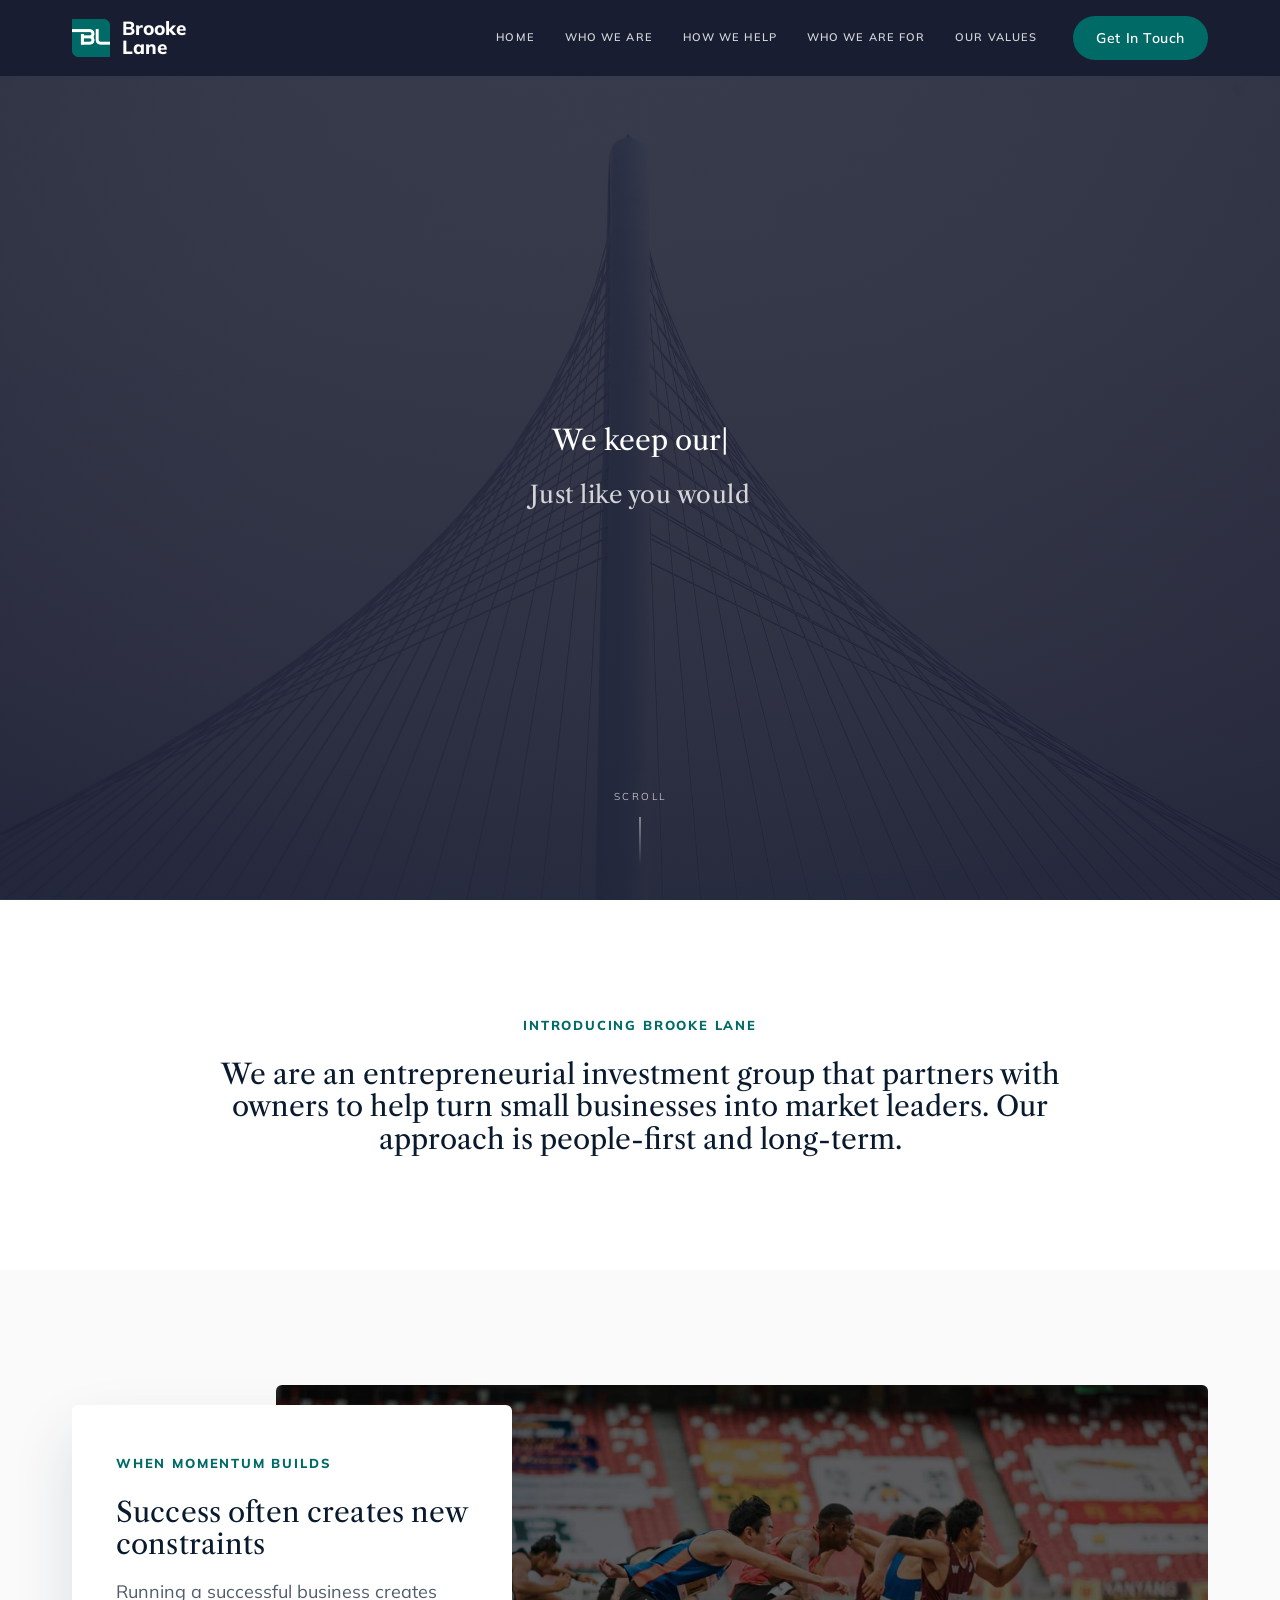
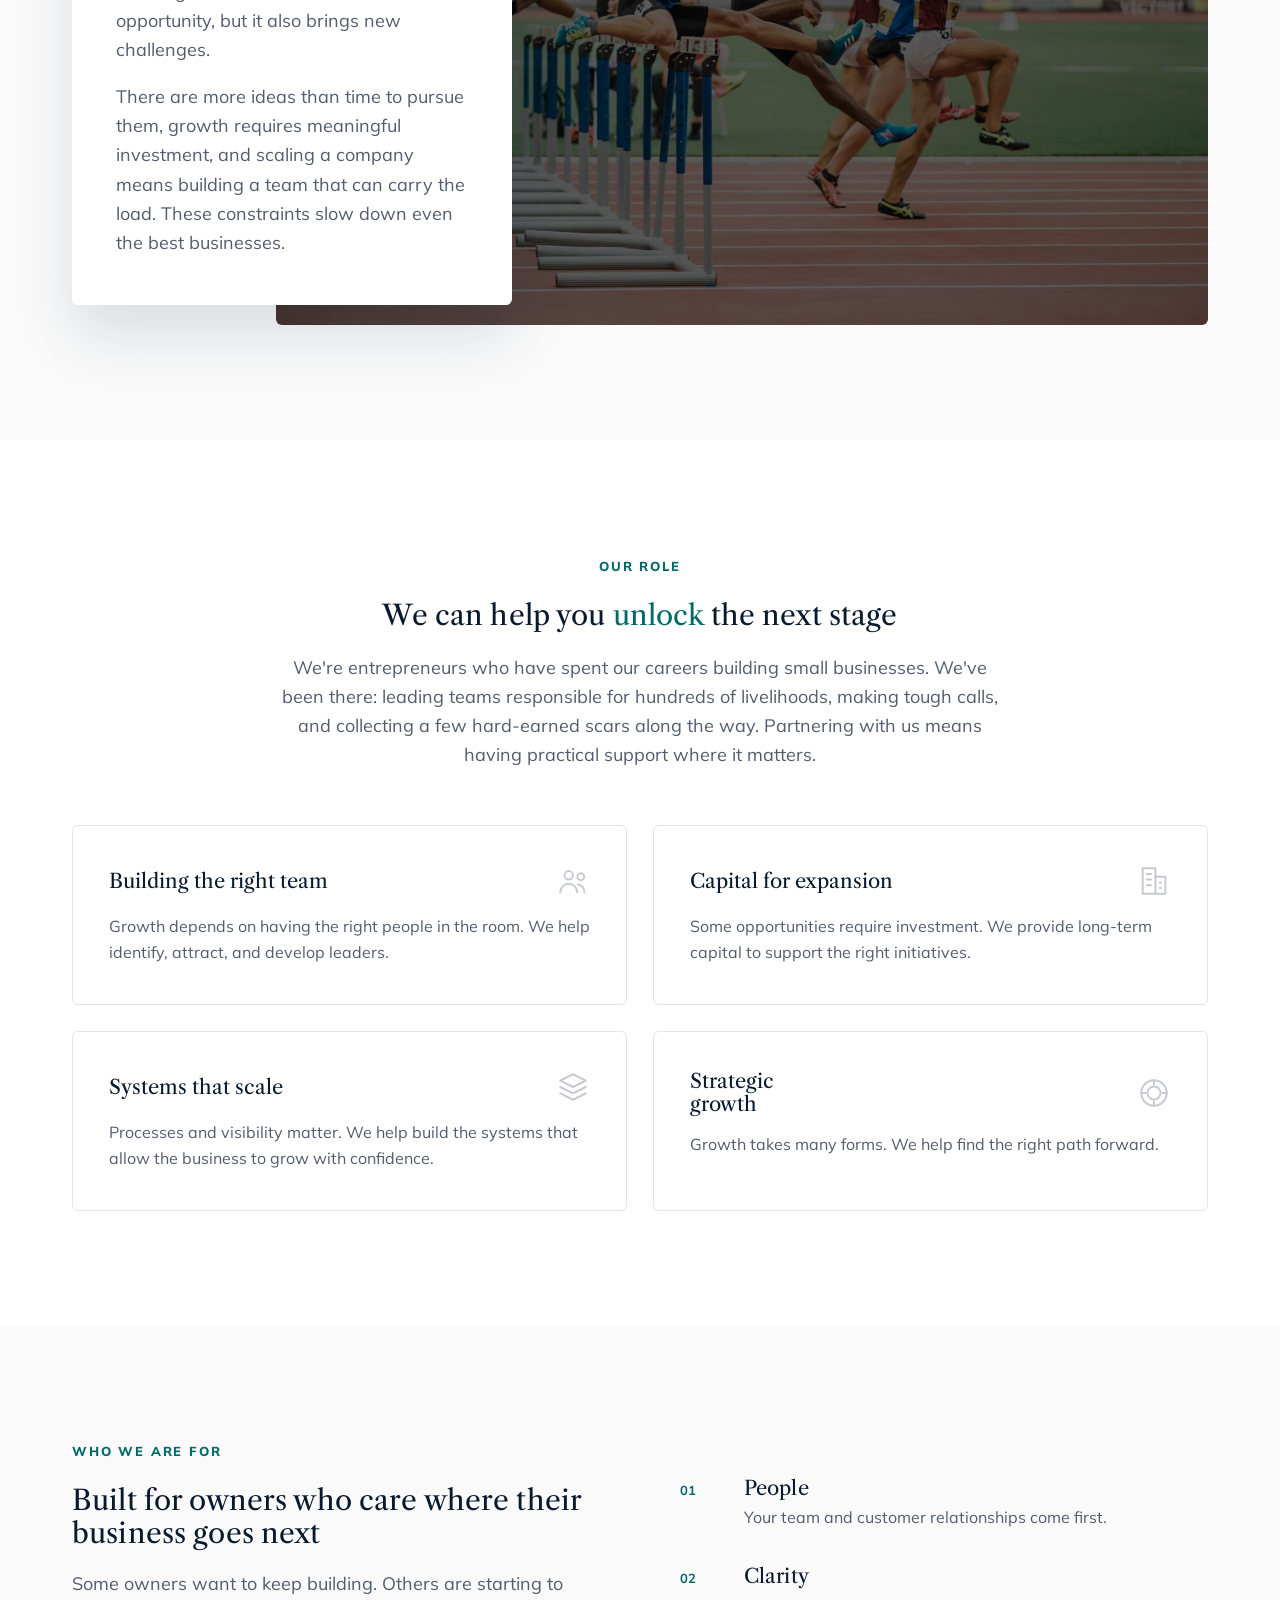
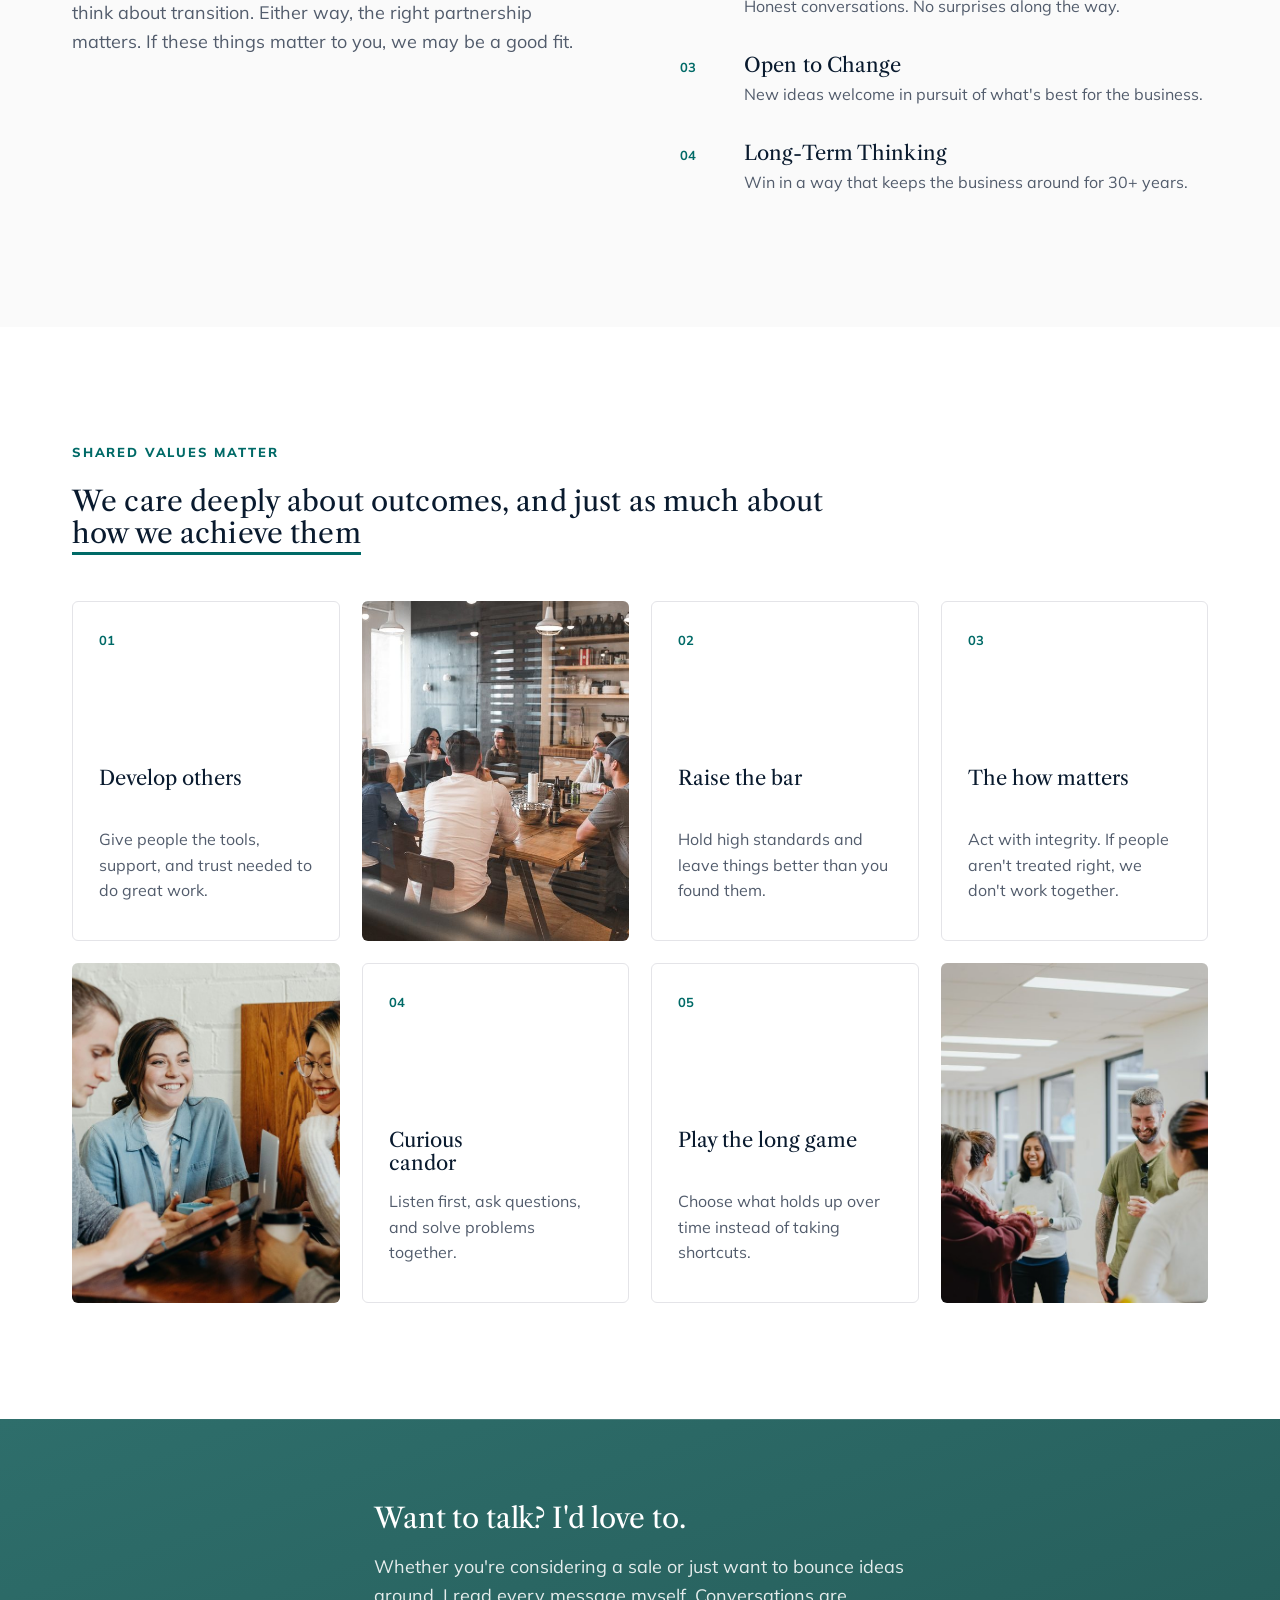
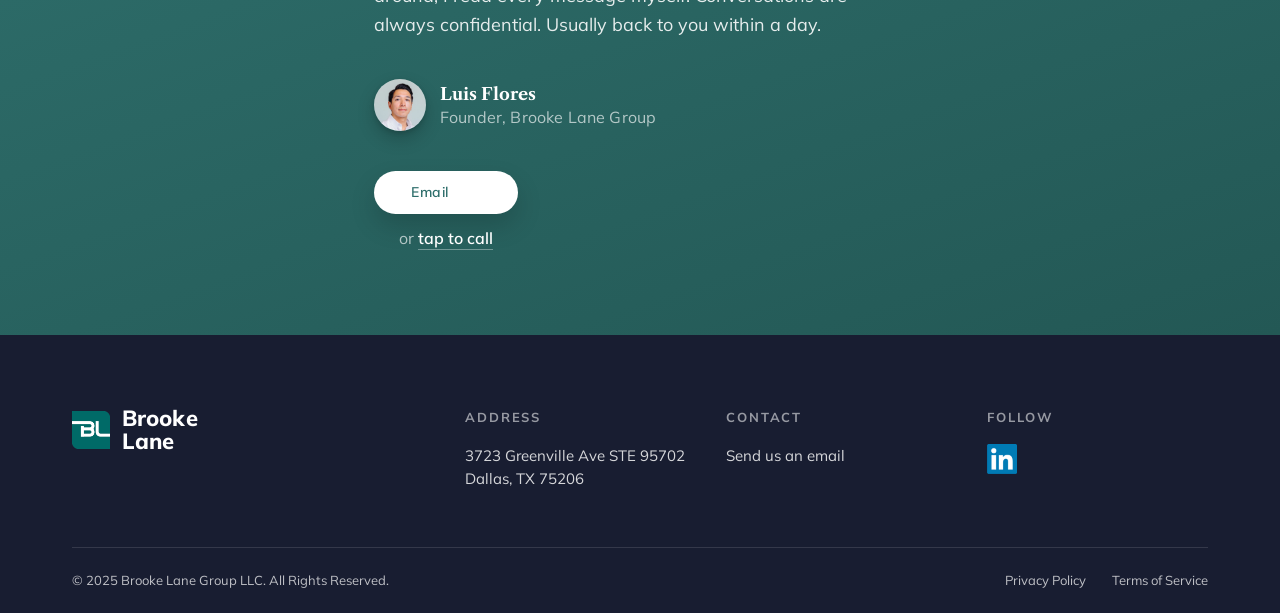
<file: index.html>
<!DOCTYPE html>
<html lang="en">
<head>
<meta charset="UTF-8">
<meta name="viewport" content="width=device-width, initial-scale=1">
<title>Home | Brooke Lane Group</title>
<meta name="description" content="Brooke Lane Group is an entrepreneurial investment group that partners with owners to help turn small businesses into market leaders. People-first and long-term.">
<link rel="canonical" href="https://www.brookelanegroup.com/">
<meta name="theme-color" content="#181D31">

<!-- Open Graph / social -->
<meta property="og:type" content="website">
<meta property="og:site_name" content="Brooke Lane Group">
<meta property="og:title" content="Brooke Lane Group">
<meta property="og:description" content="An entrepreneurial investment group that partners with owners to help turn small businesses into market leaders.">
<meta property="og:url" content="https://www.brookelanegroup.com/">
<meta property="og:image" content="https://www.brookelanegroup.com/assets/img/og-image.jpg">
<meta property="og:image:width" content="1200">
<meta property="og:image:height" content="630">
<meta property="og:image:alt" content="Brooke Lane Group — People-first. Long-term.">
<meta name="twitter:card" content="summary_large_image">
<meta name="twitter:image" content="https://www.brookelanegroup.com/assets/img/og-image.jpg">
<meta name="twitter:image:alt" content="Brooke Lane Group — People-first. Long-term.">

<!-- Icons -->
<link rel="icon" type="image/png" sizes="32x32" href="/assets/img/favicon-32.png">
<link rel="apple-touch-icon" href="/assets/img/apple-touch-icon.png">

<!-- Fonts -->
<link rel="preconnect" href="https://fonts.googleapis.com">
<link rel="preconnect" href="https://fonts.gstatic.com" crossorigin>
<link href="https://fonts.googleapis.com/css2?family=Libre+Caslon+Text:ital,wght@0,400;0,700;1,400&family=Mulish:wght@400;500;600;700;800&display=swap" rel="stylesheet">

<link rel="stylesheet" href="/assets/css/styles.css">

<!-- Structured data -->
<script type="application/ld+json">
{
  "@context": "https://schema.org",
  "@type": "Organization",
  "name": "Brooke Lane Group LLC",
  "url": "https://www.brookelanegroup.com/",
  "logo": "https://www.brookelanegroup.com/assets/img/icon-192.png",
  "description": "An entrepreneurial investment group that partners with owners to help turn small businesses into market leaders.",
  "address": {
    "@type": "PostalAddress",
    "streetAddress": "3723 Greenville Ave STE 95702",
    "addressLocality": "Dallas",
    "addressRegion": "TX",
    "postalCode": "75206",
    "addressCountry": "US"
  }
}
</script>
</head>
<body id="top" class="is-loading">

<!-- ===================== Page Loader ===================== -->
<noscript><style>.loader{display:none!important}body.is-loading{overflow:visible!important}</style></noscript>
<div class="loader" id="loader" role="status" aria-label="Loading">
  <img class="loader__mark" src="/assets/img/bl-monogram-mark.png" alt="Brooke Lane">
</div>

<!-- ===================== Navigation ===================== -->
<header class="nav">
  <div class="nav__inner">
    <a class="brand" href="/" aria-label="Brooke Lane Group home">
      <img class="brand__mark" src="/assets/img/bl-monogram.png" alt="Brooke Lane Group">
      <span class="brand__name">Brooke<br>Lane</span>
    </a>
    <button class="nav__toggle" aria-label="Menu" aria-expanded="false" aria-controls="primary-menu">
      <span></span><span></span><span></span>
    </button>
    <nav class="nav__menu" id="primary-menu">
      <a class="nav__link" href="/">Home</a>
      <a class="nav__link" href="#who-we-are">Who We Are</a>
      <a class="nav__link" href="#how-we-help">How We Help</a>
      <a class="nav__link" href="#who-we-are-for">Who We Are For</a>
      <a class="nav__link" href="#our-values">Our Values</a>
      <a class="btn btn--teal nav__cta" href="/contact/">Get In Touch</a>
    </nav>
  </div>
</header>

<main>

<!-- ===================== Hero ===================== -->
<section class="hero">
  <div class="hero__inner">
    <h1 class="hero__line">We <span id="typed"></span><span class="caret" id="caret">|</span></h1>
    <p class="hero__sub">Just like you would</p>
  </div>
  <a class="hero__scroll" href="#who-we-are" aria-label="Scroll to content">
    <span>Scroll</span>
    <span class="hero__scroll-line" aria-hidden="true"></span>
  </a>
</section>

<!-- ===================== Intro ===================== -->
<section class="section intro" id="who-we-are">
  <div class="container">
    <div class="intro__inner reveal">
      <p class="eyebrow">Introducing Brooke Lane</p>
      <p class="intro__statement">We are an entrepreneurial investment group that partners with owners to help turn small businesses into market leaders. Our approach is people-first and long-term.</p>
    </div>
  </div>
</section>

<!-- ===================== When Momentum Builds ===================== -->
<section class="section section--tint">
  <div class="container">
    <div class="momentum__layout reveal">
      <div class="momentum__image">
        <img src="/assets/img/momentum-runners.jpg" alt="Athletes clearing hurdles in a track race" loading="lazy">
      </div>
      <div class="momentum__card">
        <div class="momentum__head">
          <p class="eyebrow">When Momentum Builds</p>
          <h2 class="heading">Success often creates new constraints</h2>
          <p class="lead momentum__dek">Running a successful business creates opportunity, but it also brings new challenges.</p>
        </div>
        <div class="momentum__body">
          <p>There are more ideas than time to pursue them, growth requires meaningful investment, and scaling a company means building a team that can carry the load. These constraints slow down even the best businesses.</p>
        </div>
      </div>
    </div>
  </div>
</section>

<!-- ===================== Our Role ===================== -->
<section class="section" id="how-we-help">
  <div class="container">
    <div class="role__head reveal">
      <p class="eyebrow">Our Role</p>
      <h2 class="heading">We can help you <span class="text-teal">unlock</span> the next stage</h2>
      <p class="lead">We're entrepreneurs who have spent our careers building small businesses. We've been there: leading teams responsible for hundreds of livelihoods, making tough calls, and collecting a few hard-earned scars along the way. Partnering with us means having practical support where it matters.</p>
    </div>
    <div class="cards-grid reveal">
      <article class="role-card">
        <div class="role-card__top">
          <h3>Building the right team</h3>
          <svg class="role-card__icon" width="34" height="34" viewBox="0 0 24 24" fill="none" stroke="currentColor" stroke-width="1.4" stroke-linecap="round" stroke-linejoin="round" aria-hidden="true">
            <circle cx="9" cy="8" r="3"/><path d="M3 20c0-3.3 2.7-6 6-6s6 2.7 6 6"/>
            <circle cx="17.5" cy="9" r="2.4"/><path d="M15.5 14.4c2.6.4 4.5 2.6 4.5 5.6"/>
          </svg>
        </div>
        <p>Growth depends on having the right people in the room. We help identify, attract, and develop leaders.</p>
      </article>
      <article class="role-card">
        <div class="role-card__top">
          <h3>Capital for expansion</h3>
          <svg class="role-card__icon" width="34" height="34" viewBox="0 0 24 24" fill="none" stroke="currentColor" stroke-width="1.4" stroke-linecap="round" stroke-linejoin="round" aria-hidden="true">
            <rect x="4" y="3" width="9" height="18"/><path d="M13 9h7v12h-7"/>
            <path d="M7 7h3M7 11h3M7 15h3M16 13h1M16 17h1"/>
          </svg>
        </div>
        <p>Some opportunities require investment. We provide long-term capital to support the right initiatives.</p>
      </article>
      <article class="role-card">
        <div class="role-card__top">
          <h3>Systems that scale</h3>
          <svg class="role-card__icon" width="34" height="34" viewBox="0 0 24 24" fill="none" stroke="currentColor" stroke-width="1.4" stroke-linecap="round" stroke-linejoin="round" aria-hidden="true">
            <path d="M12 3 3 7.5 12 12l9-4.5L12 3Z"/><path d="M3 12l9 4.5L21 12"/><path d="M3 16.5 12 21l9-4.5"/>
          </svg>
        </div>
        <p>Processes and visibility matter. We help build the systems that allow the business to grow with confidence.</p>
      </article>
      <article class="role-card">
        <div class="role-card__top">
          <h3>Strategic<br>growth</h3>
          <svg class="role-card__icon" width="34" height="34" viewBox="0 0 24 24" fill="none" stroke="currentColor" stroke-width="1.4" stroke-linecap="round" stroke-linejoin="round" aria-hidden="true">
            <circle cx="12" cy="12" r="9"/><circle cx="12" cy="12" r="4.6"/><path d="M12 3v3M12 18v3M3 12h3M18 12h3"/>
          </svg>
        </div>
        <p>Growth takes many forms. We help find the right path forward.</p>
      </article>
    </div>
  </div>
</section>

<!-- ===================== Who We Are For ===================== -->
<section class="section section--tint" id="who-we-are-for">
  <div class="container">
    <div class="audience__grid">
      <div class="audience__head reveal">
        <p class="eyebrow">Who We Are For</p>
        <h2 class="heading">Built for owners who care where their business goes next</h2>
        <p class="lead audience__intro">Some owners want to keep building. Others are starting to think about transition. Either way, the right partnership matters. If these things matter to you, we may be a good fit.</p>
      </div>
      <ul class="audience-list reveal">
        <li>
          <span class="audience-list__num">01</span>
          <span class="audience-list__label">People</span>
          <span class="audience-list__desc">Your team and customer relationships come first.</span>
        </li>
        <li>
          <span class="audience-list__num">02</span>
          <span class="audience-list__label">Clarity</span>
          <span class="audience-list__desc">Honest conversations. No surprises along the way.</span>
        </li>
        <li>
          <span class="audience-list__num">03</span>
          <span class="audience-list__label">Open to Change</span>
          <span class="audience-list__desc">New ideas welcome in pursuit of what's best for the business.</span>
        </li>
        <li>
          <span class="audience-list__num">04</span>
          <span class="audience-list__label">Long-Term Thinking</span>
          <span class="audience-list__desc">Win in a way that keeps the business around for 30+ years.</span>
        </li>
      </ul>
    </div>
  </div>
</section>

<!-- ===================== Shared Values ===================== -->
<section class="section" id="our-values">
  <div class="container">
    <div class="values__head reveal">
      <p class="eyebrow">Shared Values Matter</p>
      <h2 class="heading">We care deeply about outcomes, and just as much about <span class="underline-teal">how we achieve them</span></h2>
    </div>
    <div class="values-grid reveal">
      <article class="value-card">
        <span class="value-card__num">01</span>
        <div class="value-card__body">
          <h3>Develop others</h3>
          <p>Give people the tools, support, and trust needed to do great work.</p>
        </div>
      </article>
      <div class="value-photo">
        <img src="/assets/img/value-collaborate.jpg" alt="A team in conversation around a table" loading="lazy">
      </div>
      <article class="value-card">
        <span class="value-card__num">02</span>
        <div class="value-card__body">
          <h3>Raise the bar</h3>
          <p>Hold high standards and leave things better than you found them.</p>
        </div>
      </article>
      <article class="value-card">
        <span class="value-card__num">03</span>
        <div class="value-card__body">
          <h3>The how matters</h3>
          <p>Act with integrity. If people aren't treated right, we don't work together.</p>
        </div>
      </article>
      <div class="value-photo">
        <img src="/assets/img/value-listen.jpg" alt="Colleagues listening and talking together" loading="lazy">
      </div>
      <article class="value-card">
        <span class="value-card__num">04</span>
        <div class="value-card__body">
          <h3>Curious<br>candor</h3>
          <p>Listen first, ask questions, and solve problems together.</p>
        </div>
      </article>
      <article class="value-card">
        <span class="value-card__num">05</span>
        <div class="value-card__body">
          <h3>Play the long game</h3>
          <p>Choose what holds up over time instead of taking shortcuts.</p>
        </div>
      </article>
      <div class="value-photo">
        <img src="/assets/img/value-team.jpg" alt="A team gathered and talking in an office" loading="lazy">
      </div>
    </div>
  </div>
</section>

<!-- ===================== CTA ===================== -->
<section class="cta-section">
  <div class="cta-section__container reveal">

    <h2 class="heading cta-section__title">Want to talk? I'd love to.</h2>

    <p class="cta-section__body">Whether you're considering a sale or just want to bounce ideas around, I read every message myself. Conversations are always confidential. Usually back to you within a day.</p>

    <div class="cta-section__byline">
      <img class="cta-section__avatar" src="/assets/img/luis-flores.jpg" alt="Luis Flores, Founder of Brooke Lane Group" loading="lazy">
      <div class="cta-section__byline-text">
        <p class="cta-section__byline-name">Luis Flores</p>
        <p class="cta-section__byline-role">Founder, Brooke Lane Group</p>
      </div>
    </div>

    <div class="cta-section__actions">
      <a class="btn cta-section__btn cta-section__btn--email" data-em="info|brookelanegroup.com" href="#">Email</a>
      <p class="cta-section__alt">
        or <a class="cta-section__phone-link" data-tel="63635677181" href="#">tap to call</a>
      </p>
    </div>

  </div>
</section>

</main>

<!-- ===================== Footer ===================== -->
<footer class="footer">
  <div class="container">
    <div class="footer__top">
      <div class="footer__col">
        <a class="brand" href="/" aria-label="Brooke Lane Group home">
          <img class="brand__mark" src="/assets/img/bl-monogram.png" alt="">
          <span class="brand__name">Brooke<br>Lane</span>
        </a>
      </div>
      <div class="footer__col">
        <h4>Address</h4>
        <p>3723 Greenville Ave STE 95702<br>Dallas, TX 75206</p>
      </div>
      <div class="footer__col">
        <h4>Contact</h4>
        <p><a data-em="info|brookelanegroup.com" href="#">Send us an email</a></p>
      </div>
      <div class="footer__col">
        <h4>Follow</h4>
        <a href="https://www.linkedin.com/company/brooke-lane/" target="_blank" rel="noopener" aria-label="Brooke Lane Group on LinkedIn">
          <img class="footer__social" src="/assets/img/linkedin.png" alt="LinkedIn">
        </a>
      </div>
    </div>
    <div class="footer__bottom">
      <span>&copy; 2025 Brooke Lane Group LLC. All Rights Reserved.</span>
      <span class="footer__links">
        <a href="/privacy-policy/">Privacy Policy</a>
        <a href="/terms-of-service/">Terms of Service</a>
      </span>
    </div>
  </div>
</footer>

<script src="/assets/js/main.js"></script>
</body>
</html>
</file>
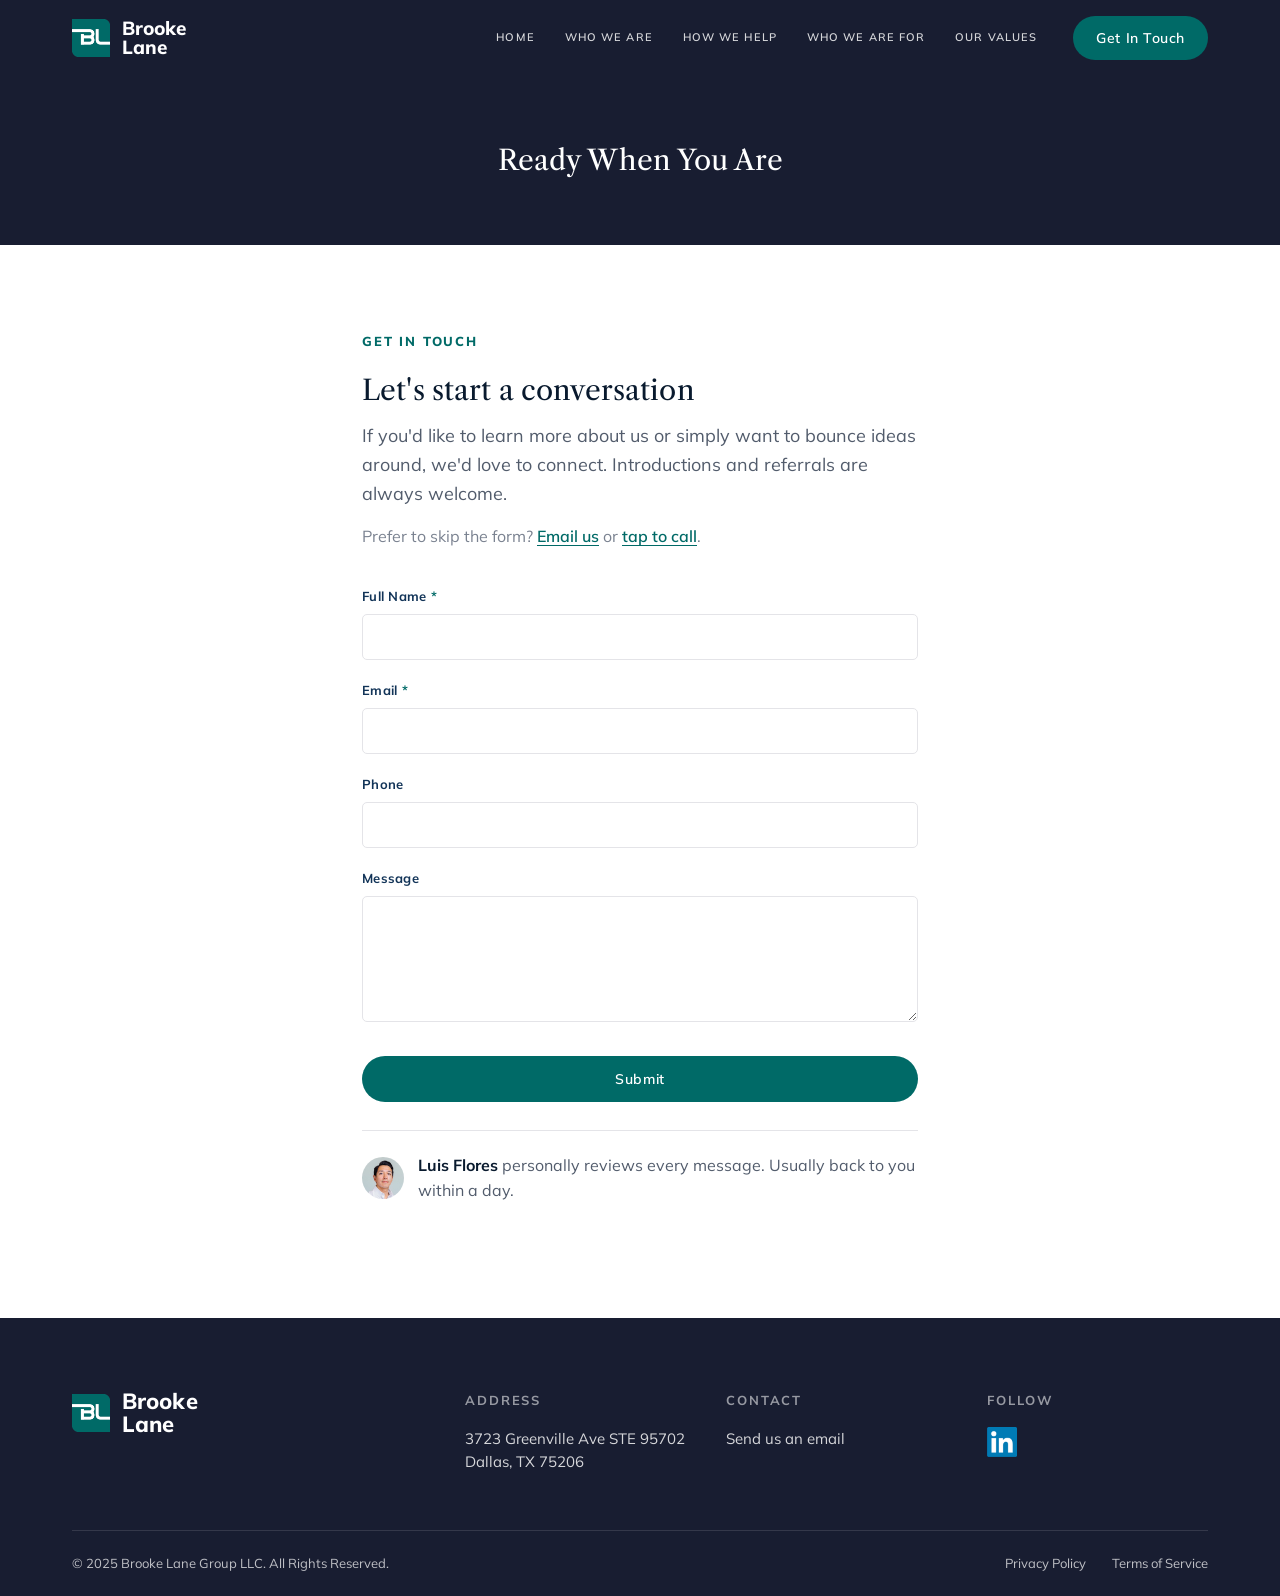
<file: contact/index.html>
<!DOCTYPE html>
<html lang="en">
<head>
<meta charset="UTF-8">
<meta name="viewport" content="width=device-width, initial-scale=1">
<title>Contact | Brooke Lane Group</title>
<meta name="description" content="Get in touch with Brooke Lane Group. Reach out directly or send us a message — introductions and referrals are always welcome.">
<link rel="canonical" href="https://www.brookelanegroup.com/contact">
<meta name="theme-color" content="#181D31">

<meta property="og:type" content="website">
<meta property="og:site_name" content="Brooke Lane Group">
<meta property="og:title" content="Contact | Brooke Lane Group">
<meta property="og:description" content="Reach out directly or send us a message — introductions and referrals are always welcome.">
<meta property="og:url" content="https://www.brookelanegroup.com/contact/">
<meta property="og:image" content="https://www.brookelanegroup.com/assets/img/og-image.jpg">
<meta property="og:image:width" content="1200">
<meta property="og:image:height" content="630">
<meta property="og:image:alt" content="Brooke Lane Group — People-first. Long-term.">
<meta name="twitter:card" content="summary_large_image">
<meta name="twitter:image" content="https://www.brookelanegroup.com/assets/img/og-image.jpg">
<meta name="twitter:image:alt" content="Brooke Lane Group — People-first. Long-term.">

<link rel="icon" type="image/png" sizes="32x32" href="/assets/img/favicon-32.png">
<link rel="apple-touch-icon" href="/assets/img/apple-touch-icon.png">

<link rel="preconnect" href="https://fonts.googleapis.com">
<link rel="preconnect" href="https://fonts.gstatic.com" crossorigin>
<link href="https://fonts.googleapis.com/css2?family=Libre+Caslon+Text:ital,wght@0,400;0,700;1,400&family=Mulish:wght@400;500;600;700;800&display=swap" rel="stylesheet">
<link rel="stylesheet" href="/assets/css/styles.css">
</head>
<body id="top" class="is-loading">

<!-- ===================== Page Loader ===================== -->
<noscript><style>.loader{display:none!important}body.is-loading{overflow:visible!important}</style></noscript>
<div class="loader" id="loader" role="status" aria-label="Loading">
  <img class="loader__mark" src="/assets/img/bl-monogram-mark.png" alt="Brooke Lane">
</div>

<!-- ===================== Navigation ===================== -->
<header class="nav">
  <div class="nav__inner">
    <a class="brand" href="/" aria-label="Brooke Lane Group home">
      <img class="brand__mark" src="/assets/img/bl-monogram.png" alt="Brooke Lane Group">
      <span class="brand__name">Brooke<br>Lane</span>
    </a>
    <button class="nav__toggle" aria-label="Menu" aria-expanded="false" aria-controls="primary-menu">
      <span></span><span></span><span></span>
    </button>
    <nav class="nav__menu" id="primary-menu">
      <a class="nav__link" href="/">Home</a>
      <a class="nav__link" href="/#who-we-are">Who We Are</a>
      <a class="nav__link" href="/#how-we-help">How We Help</a>
      <a class="nav__link" href="/#who-we-are-for">Who We Are For</a>
      <a class="nav__link" href="/#our-values">Our Values</a>
      <a class="btn btn--teal nav__cta" href="/contact/">Get In Touch</a>
    </nav>
  </div>
</header>

<main>

<!-- ===================== Page header ===================== -->
<section class="page-header">
  <div class="container">
    <h1>Ready When You Are</h1>
  </div>
</section>

<!-- ===================== Contact ===================== -->
<section class="section contact">
  <div class="container">

    <div class="contact__intro reveal">
      <p class="eyebrow">Get In Touch</p>
      <h2 class="heading">Let's start a conversation</h2>
      <p>If you'd like to learn more about us or simply want to bounce ideas around, we'd love to connect. Introductions and referrals are always welcome.</p>
      <p class="contact__direct">
        Prefer to skip the form?
        <a data-em="info|brookelanegroup.com" href="#">Email us</a>
        or <a data-tel="63635677181" href="#">tap to call</a>.
      </p>
    </div>

    <!-- Contact form. Submissions go to Formspree, which forwards to our inbox. -->
    <form class="contact__form reveal" action="https://formspree.io/f/xykvbkdy" method="POST">
      <div class="field">
        <label for="name">Full Name <span class="req">*</span></label>
        <input type="text" id="name" name="name" autocomplete="name" required>
      </div>

      <div class="field">
        <label for="email">Email <span class="req">*</span></label>
        <input type="email" id="email" name="email" autocomplete="email" required>
      </div>

      <div class="field">
        <label for="phone">Phone</label>
        <input type="tel" id="phone" name="phone" autocomplete="tel">
      </div>

      <div class="field">
        <label for="message">Message</label>
        <textarea id="message" name="message" rows="5"></textarea>
      </div>

      <div class="field field--check" id="sms-consent-wrap" hidden>
        <input type="checkbox" id="sms-consent" name="sms_consent" value="yes">
        <label for="sms-consent">I agree to receive text messages from Brooke Lane regarding my inquiry. Message frequency varies. Msg &amp; data rates may apply. See our <a href="/terms-of-service/">Terms of Service</a> and <a href="/privacy-policy/">Privacy Policy</a>.</label>
      </div>

      <!-- spam honeypot — leave empty -->
      <input type="text" name="_gotcha" tabindex="-1" autocomplete="off" style="position:absolute;left:-9999px" aria-hidden="true">

      <p class="form-msg" id="form-msg" role="status" aria-live="polite" hidden></p>
      <button type="submit" class="btn btn--teal">Submit</button>

      <p class="contact__signoff">
        <img class="contact__signoff-avatar" src="/assets/img/luis-flores.jpg" alt="" aria-hidden="true">
        <span><strong>Luis Flores</strong> personally reviews every message. Usually back to you within a day.</span>
      </p>
    </form>

  </div>
</section>

</main>

<!-- ===================== Footer ===================== -->
<footer class="footer">
  <div class="container">
    <div class="footer__top">
      <div class="footer__col">
        <a class="brand" href="/" aria-label="Brooke Lane Group home">
          <img class="brand__mark" src="/assets/img/bl-monogram.png" alt="">
          <span class="brand__name">Brooke<br>Lane</span>
        </a>
      </div>
      <div class="footer__col">
        <h4>Address</h4>
        <p>3723 Greenville Ave STE 95702<br>Dallas, TX 75206</p>
      </div>
      <div class="footer__col">
        <h4>Contact</h4>
        <p><a data-em="info|brookelanegroup.com" href="#">Send us an email</a></p>
      </div>
      <div class="footer__col">
        <h4>Follow</h4>
        <a href="https://www.linkedin.com/company/brooke-lane/" target="_blank" rel="noopener" aria-label="Brooke Lane Group on LinkedIn">
          <img class="footer__social" src="/assets/img/linkedin.png" alt="LinkedIn">
        </a>
      </div>
    </div>
    <div class="footer__bottom">
      <span>&copy; 2025 Brooke Lane Group LLC. All Rights Reserved.</span>
      <span class="footer__links">
        <a href="/privacy-policy/">Privacy Policy</a>
        <a href="/terms-of-service/">Terms of Service</a>
      </span>
    </div>
  </div>
</footer>

<script src="/assets/js/main.js"></script>
</body>
</html>
</file>
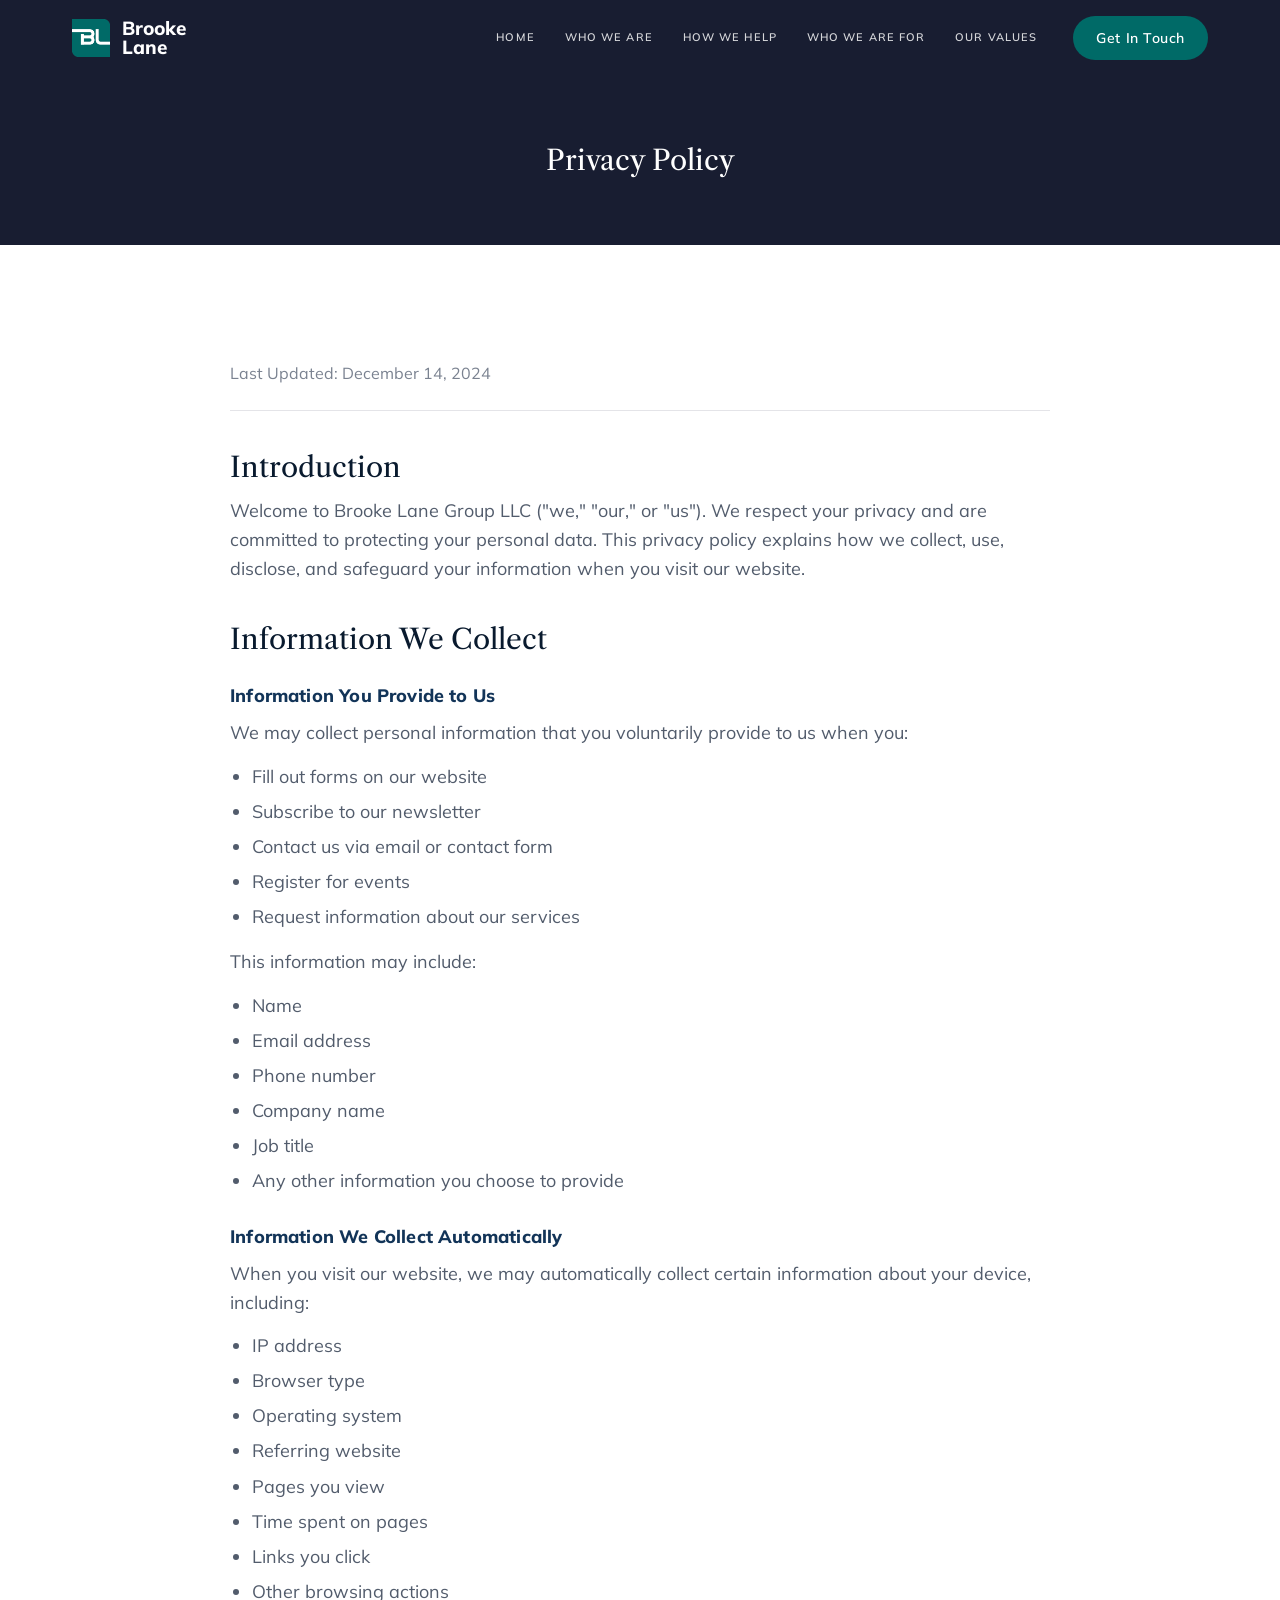
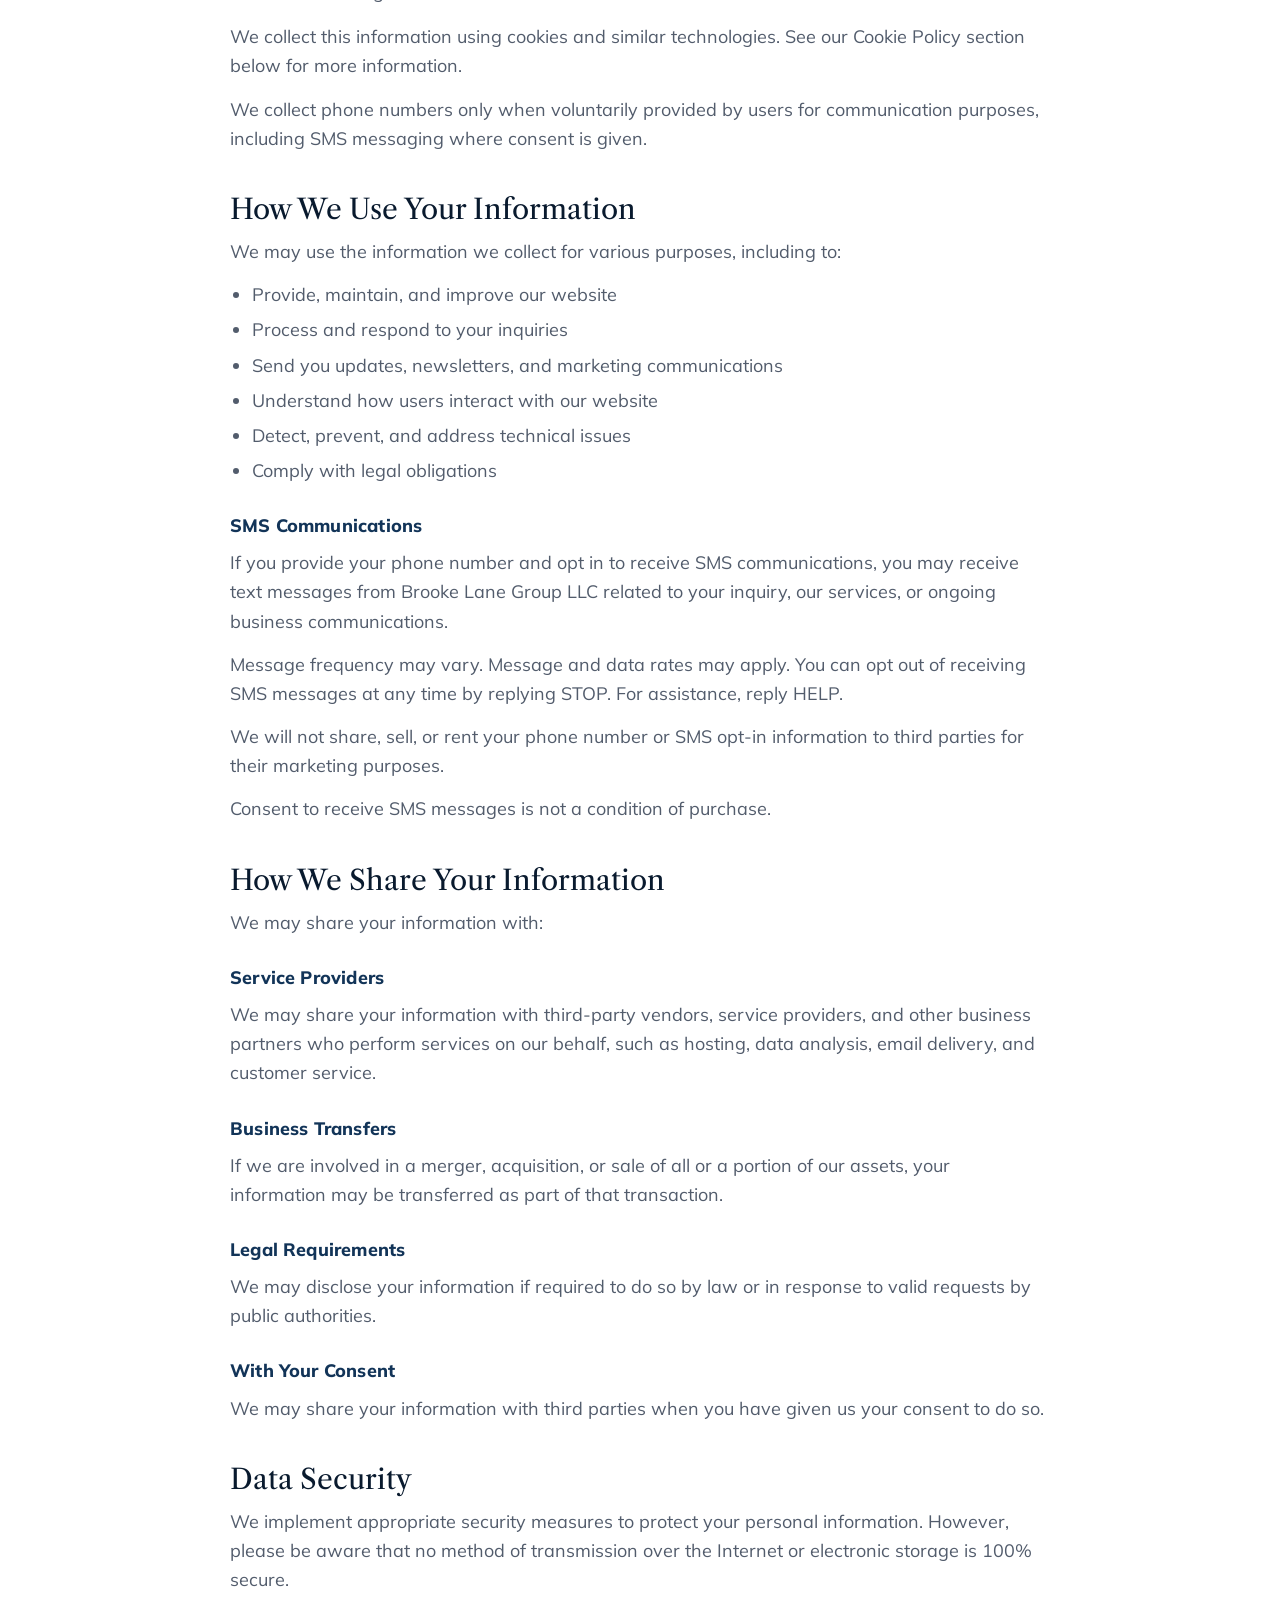
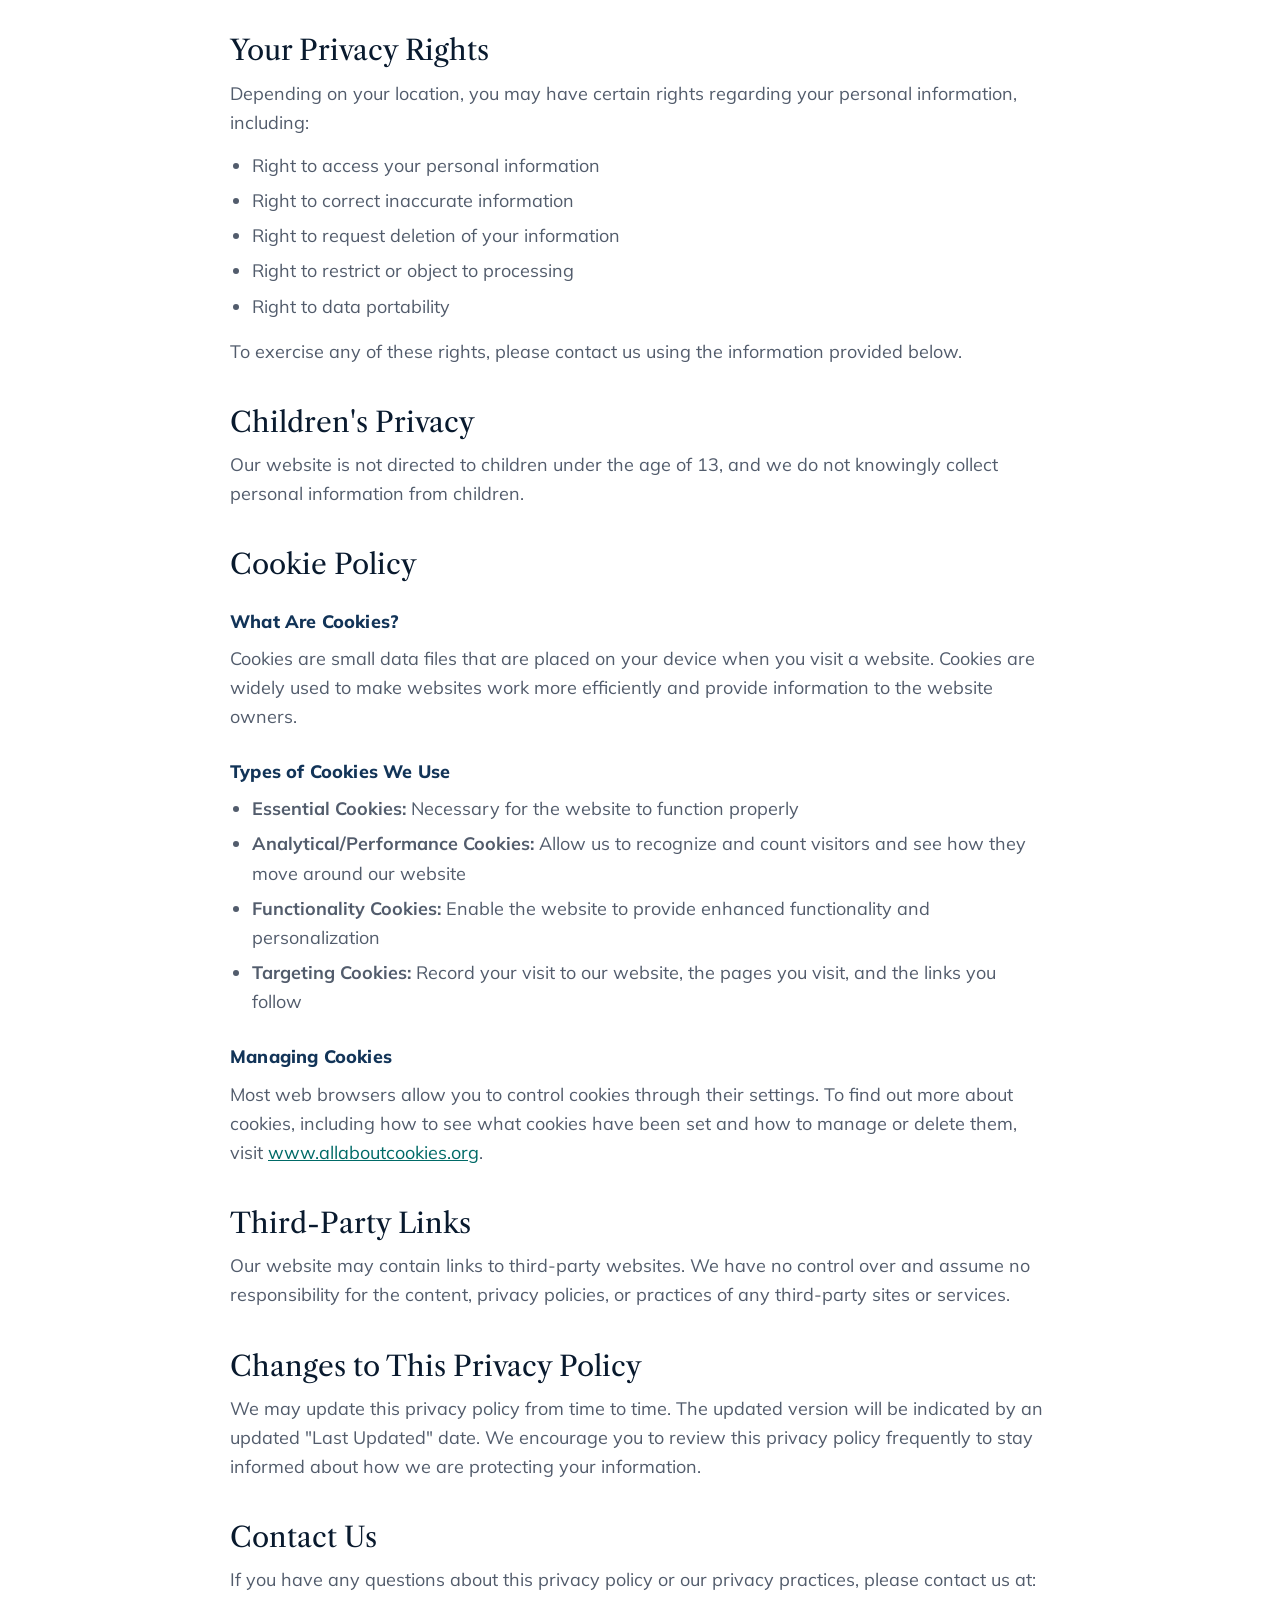
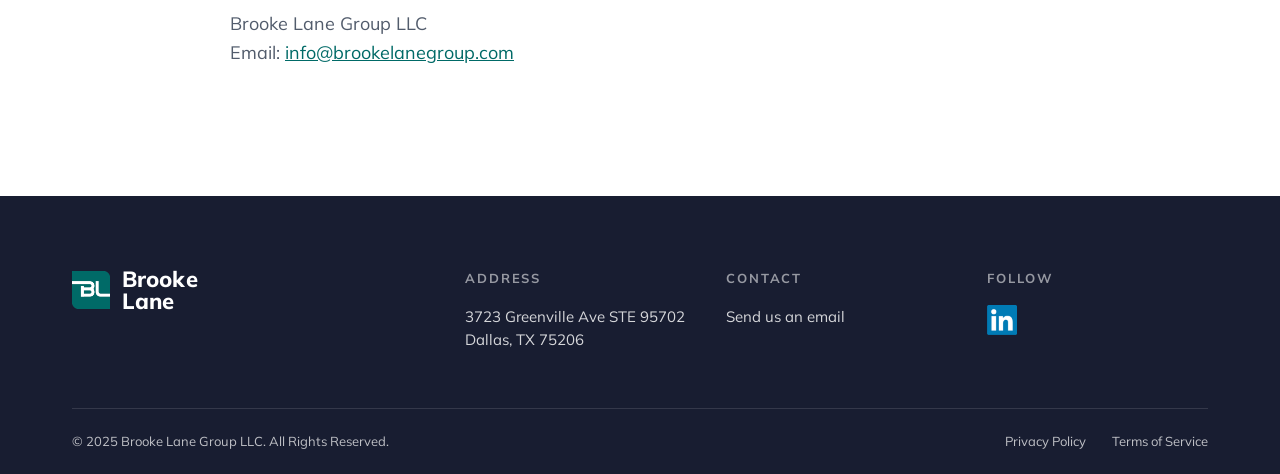
<file: privacy-policy/index.html>
<!DOCTYPE html>
<html lang="en">
<head>
<meta charset="UTF-8">
<meta name="viewport" content="width=device-width, initial-scale=1">
<title>Privacy Policy | Brooke Lane Group</title>
<meta name="description" content="Privacy Policy for Brooke Lane Group LLC — how we collect, use, disclose, and safeguard your information.">
<link rel="canonical" href="https://www.brookelanegroup.com/privacy-policy">
<meta name="theme-color" content="#181D31">
<meta name="robots" content="noindex, follow">

<meta property="og:type" content="website">
<meta property="og:site_name" content="Brooke Lane Group">
<meta property="og:title" content="Privacy Policy | Brooke Lane Group">
<meta property="og:description" content="Privacy Policy for Brooke Lane Group LLC.">
<meta property="og:url" content="https://www.brookelanegroup.com/privacy-policy/">
<meta property="og:image" content="https://www.brookelanegroup.com/assets/img/og-image.jpg">
<meta property="og:image:alt" content="Brooke Lane Group — People-first. Long-term.">
<meta name="twitter:card" content="summary_large_image">
<meta name="twitter:image" content="https://www.brookelanegroup.com/assets/img/og-image.jpg">

<link rel="icon" type="image/png" sizes="32x32" href="/assets/img/favicon-32.png">
<link rel="apple-touch-icon" href="/assets/img/apple-touch-icon.png">

<link rel="preconnect" href="https://fonts.googleapis.com">
<link rel="preconnect" href="https://fonts.gstatic.com" crossorigin>
<link href="https://fonts.googleapis.com/css2?family=Libre+Caslon+Text:ital,wght@0,400;0,700;1,400&family=Mulish:wght@400;500;600;700;800&display=swap" rel="stylesheet">
<link rel="stylesheet" href="/assets/css/styles.css">
</head>
<body id="top" class="is-loading">

<!-- ===================== Page Loader ===================== -->
<noscript><style>.loader{display:none!important}body.is-loading{overflow:visible!important}</style></noscript>
<div class="loader" id="loader" role="status" aria-label="Loading">
  <img class="loader__mark" src="/assets/img/bl-monogram-mark.png" alt="Brooke Lane">
</div>

<!-- ===================== Navigation ===================== -->
<header class="nav">
  <div class="nav__inner">
    <a class="brand" href="/" aria-label="Brooke Lane Group home">
      <img class="brand__mark" src="/assets/img/bl-monogram.png" alt="Brooke Lane Group">
      <span class="brand__name">Brooke<br>Lane</span>
    </a>
    <button class="nav__toggle" aria-label="Menu" aria-expanded="false" aria-controls="primary-menu">
      <span></span><span></span><span></span>
    </button>
    <nav class="nav__menu" id="primary-menu">
      <a class="nav__link" href="/">Home</a>
      <a class="nav__link" href="/#who-we-are">Who We Are</a>
      <a class="nav__link" href="/#how-we-help">How We Help</a>
      <a class="nav__link" href="/#who-we-are-for">Who We Are For</a>
      <a class="nav__link" href="/#our-values">Our Values</a>
      <a class="btn btn--teal nav__cta" href="/contact/">Get In Touch</a>
    </nav>
  </div>
</header>

<main>

<section class="page-header">
  <div class="container">
    <h1>Privacy Policy</h1>
  </div>
</section>

<section class="section">
  <div class="container">
    <article class="legal">
      <p class="updated">Last Updated: December 14, 2024</p>

      <h2>Introduction</h2>
      <p>Welcome to Brooke Lane Group LLC ("we," "our," or "us"). We respect your privacy and are committed to protecting your personal data. This privacy policy explains how we collect, use, disclose, and safeguard your information when you visit our website.</p>

      <h2>Information We Collect</h2>

      <h3>Information You Provide to Us</h3>
      <p>We may collect personal information that you voluntarily provide to us when you:</p>
      <ul>
        <li>Fill out forms on our website</li>
        <li>Subscribe to our newsletter</li>
        <li>Contact us via email or contact form</li>
        <li>Register for events</li>
        <li>Request information about our services</li>
      </ul>
      <p>This information may include:</p>
      <ul>
        <li>Name</li>
        <li>Email address</li>
        <li>Phone number</li>
        <li>Company name</li>
        <li>Job title</li>
        <li>Any other information you choose to provide</li>
      </ul>

      <h3>Information We Collect Automatically</h3>
      <p>When you visit our website, we may automatically collect certain information about your device, including:</p>
      <ul>
        <li>IP address</li>
        <li>Browser type</li>
        <li>Operating system</li>
        <li>Referring website</li>
        <li>Pages you view</li>
        <li>Time spent on pages</li>
        <li>Links you click</li>
        <li>Other browsing actions</li>
      </ul>
      <p>We collect this information using cookies and similar technologies. See our Cookie Policy section below for more information.</p>
      <p>We collect phone numbers only when voluntarily provided by users for communication purposes, including SMS messaging where consent is given.</p>

      <h2>How We Use Your Information</h2>
      <p>We may use the information we collect for various purposes, including to:</p>
      <ul>
        <li>Provide, maintain, and improve our website</li>
        <li>Process and respond to your inquiries</li>
        <li>Send you updates, newsletters, and marketing communications</li>
        <li>Understand how users interact with our website</li>
        <li>Detect, prevent, and address technical issues</li>
        <li>Comply with legal obligations</li>
      </ul>

      <h3>SMS Communications</h3>
      <p>If you provide your phone number and opt in to receive SMS communications, you may receive text messages from Brooke Lane Group LLC related to your inquiry, our services, or ongoing business communications.</p>
      <p>Message frequency may vary. Message and data rates may apply. You can opt out of receiving SMS messages at any time by replying STOP. For assistance, reply HELP.</p>
      <p>We will not share, sell, or rent your phone number or SMS opt-in information to third parties for their marketing purposes.</p>
      <p>Consent to receive SMS messages is not a condition of purchase.</p>

      <h2>How We Share Your Information</h2>
      <p>We may share your information with:</p>

      <h3>Service Providers</h3>
      <p>We may share your information with third-party vendors, service providers, and other business partners who perform services on our behalf, such as hosting, data analysis, email delivery, and customer service.</p>

      <h3>Business Transfers</h3>
      <p>If we are involved in a merger, acquisition, or sale of all or a portion of our assets, your information may be transferred as part of that transaction.</p>

      <h3>Legal Requirements</h3>
      <p>We may disclose your information if required to do so by law or in response to valid requests by public authorities.</p>

      <h3>With Your Consent</h3>
      <p>We may share your information with third parties when you have given us your consent to do so.</p>

      <h2>Data Security</h2>
      <p>We implement appropriate security measures to protect your personal information. However, please be aware that no method of transmission over the Internet or electronic storage is 100% secure.</p>

      <h2>Your Privacy Rights</h2>
      <p>Depending on your location, you may have certain rights regarding your personal information, including:</p>
      <ul>
        <li>Right to access your personal information</li>
        <li>Right to correct inaccurate information</li>
        <li>Right to request deletion of your information</li>
        <li>Right to restrict or object to processing</li>
        <li>Right to data portability</li>
      </ul>
      <p>To exercise any of these rights, please contact us using the information provided below.</p>

      <h2>Children's Privacy</h2>
      <p>Our website is not directed to children under the age of 13, and we do not knowingly collect personal information from children.</p>

      <h2>Cookie Policy</h2>

      <h3>What Are Cookies?</h3>
      <p>Cookies are small data files that are placed on your device when you visit a website. Cookies are widely used to make websites work more efficiently and provide information to the website owners.</p>

      <h3>Types of Cookies We Use</h3>
      <ul>
        <li><strong>Essential Cookies:</strong> Necessary for the website to function properly</li>
        <li><strong>Analytical/Performance Cookies:</strong> Allow us to recognize and count visitors and see how they move around our website</li>
        <li><strong>Functionality Cookies:</strong> Enable the website to provide enhanced functionality and personalization</li>
        <li><strong>Targeting Cookies:</strong> Record your visit to our website, the pages you visit, and the links you follow</li>
      </ul>

      <h3>Managing Cookies</h3>
      <p>Most web browsers allow you to control cookies through their settings. To find out more about cookies, including how to see what cookies have been set and how to manage or delete them, visit <a href="https://www.allaboutcookies.org" target="_blank" rel="noopener">www.allaboutcookies.org</a>.</p>

      <h2>Third-Party Links</h2>
      <p>Our website may contain links to third-party websites. We have no control over and assume no responsibility for the content, privacy policies, or practices of any third-party sites or services.</p>

      <h2>Changes to This Privacy Policy</h2>
      <p>We may update this privacy policy from time to time. The updated version will be indicated by an updated "Last Updated" date. We encourage you to review this privacy policy frequently to stay informed about how we are protecting your information.</p>

      <h2>Contact Us</h2>
      <p>If you have any questions about this privacy policy or our privacy practices, please contact us at:</p>
      <p>Brooke Lane Group LLC<br>
      Email: <a data-em="info|brookelanegroup.com" data-em-show href="#">&nbsp;</a></p>
    </article>
  </div>
</section>

</main>

<!-- ===================== Footer ===================== -->
<footer class="footer">
  <div class="container">
    <div class="footer__top">
      <div class="footer__col">
        <a class="brand" href="/" aria-label="Brooke Lane Group home">
          <img class="brand__mark" src="/assets/img/bl-monogram.png" alt="">
          <span class="brand__name">Brooke<br>Lane</span>
        </a>
      </div>
      <div class="footer__col">
        <h4>Address</h4>
        <p>3723 Greenville Ave STE 95702<br>Dallas, TX 75206</p>
      </div>
      <div class="footer__col">
        <h4>Contact</h4>
        <p><a data-em="info|brookelanegroup.com" href="#">Send us an email</a></p>
      </div>
      <div class="footer__col">
        <h4>Follow</h4>
        <a href="https://www.linkedin.com/company/brooke-lane/" target="_blank" rel="noopener" aria-label="Brooke Lane Group on LinkedIn">
          <img class="footer__social" src="/assets/img/linkedin.png" alt="LinkedIn">
        </a>
      </div>
    </div>
    <div class="footer__bottom">
      <span>&copy; 2025 Brooke Lane Group LLC. All Rights Reserved.</span>
      <span class="footer__links">
        <a href="/privacy-policy/">Privacy Policy</a>
        <a href="/terms-of-service/">Terms of Service</a>
      </span>
    </div>
  </div>
</footer>

<script src="/assets/js/main.js"></script>
</body>
</html>
</file>
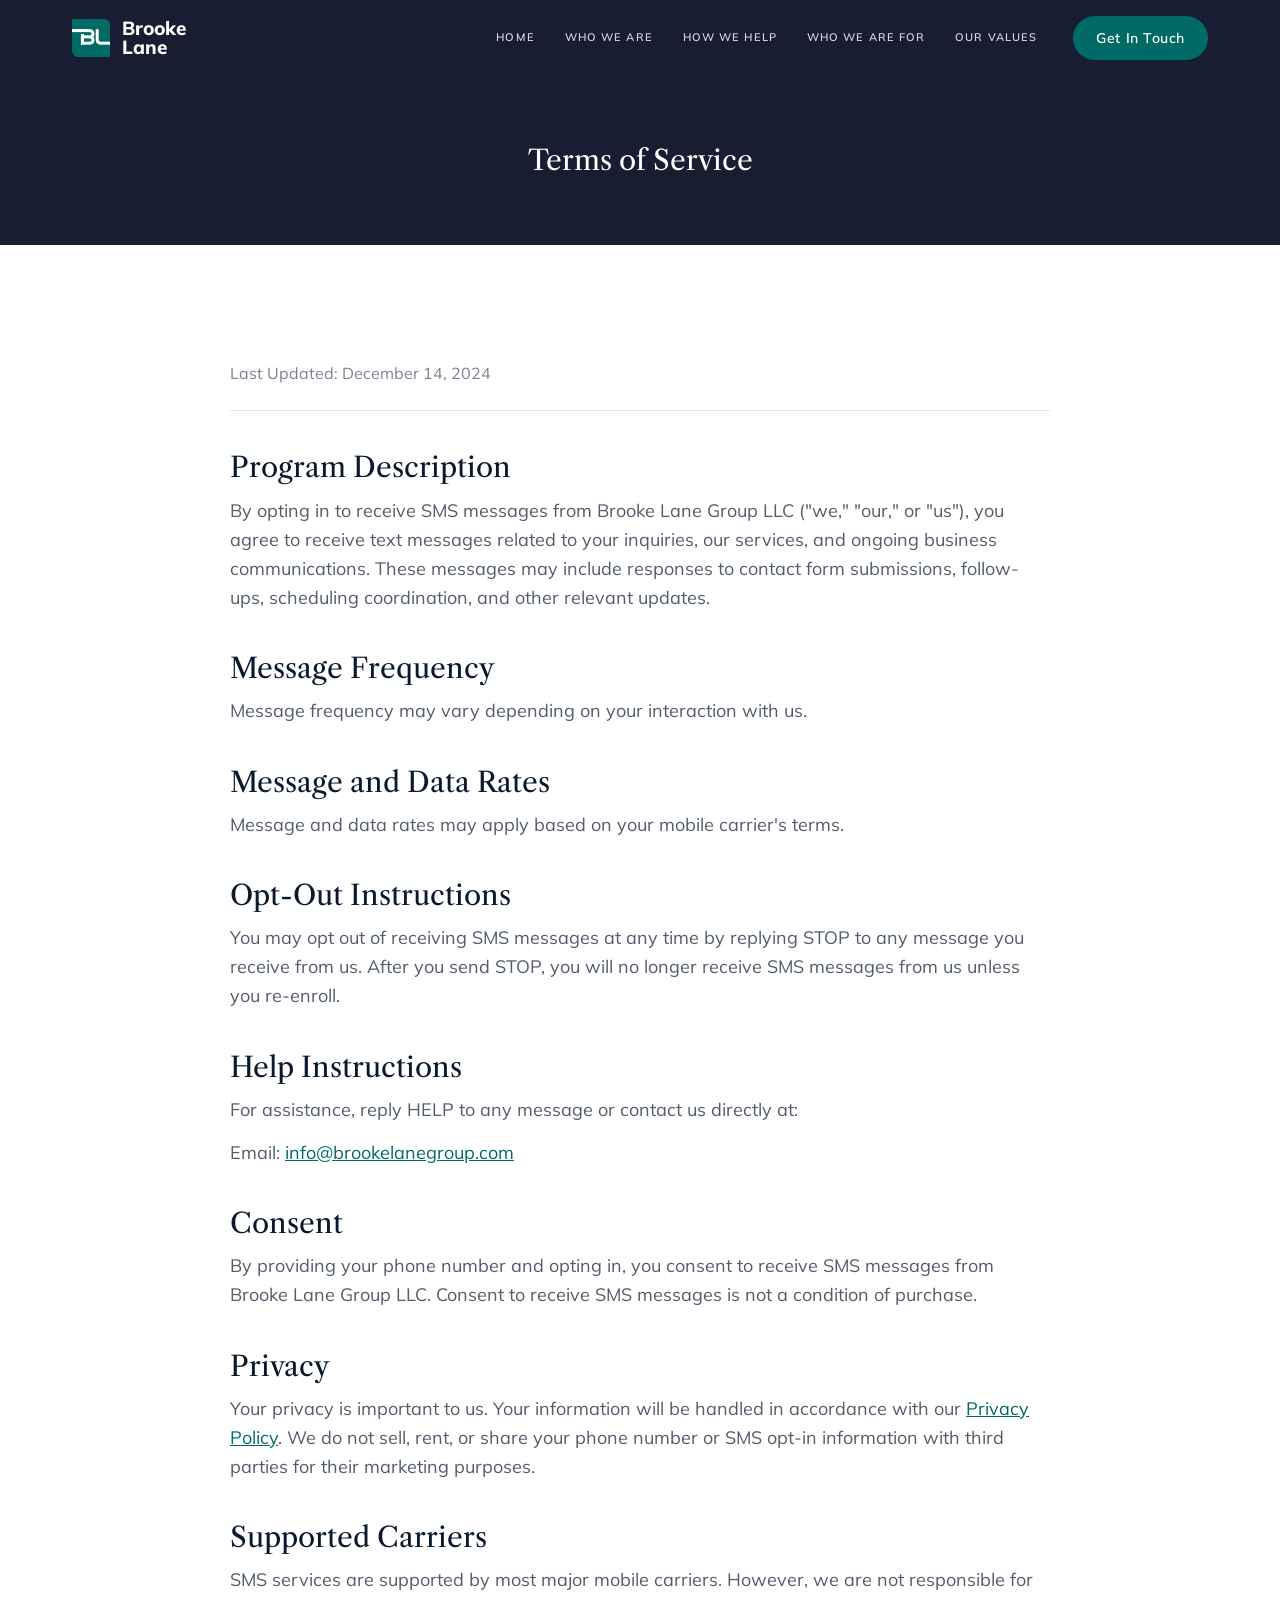
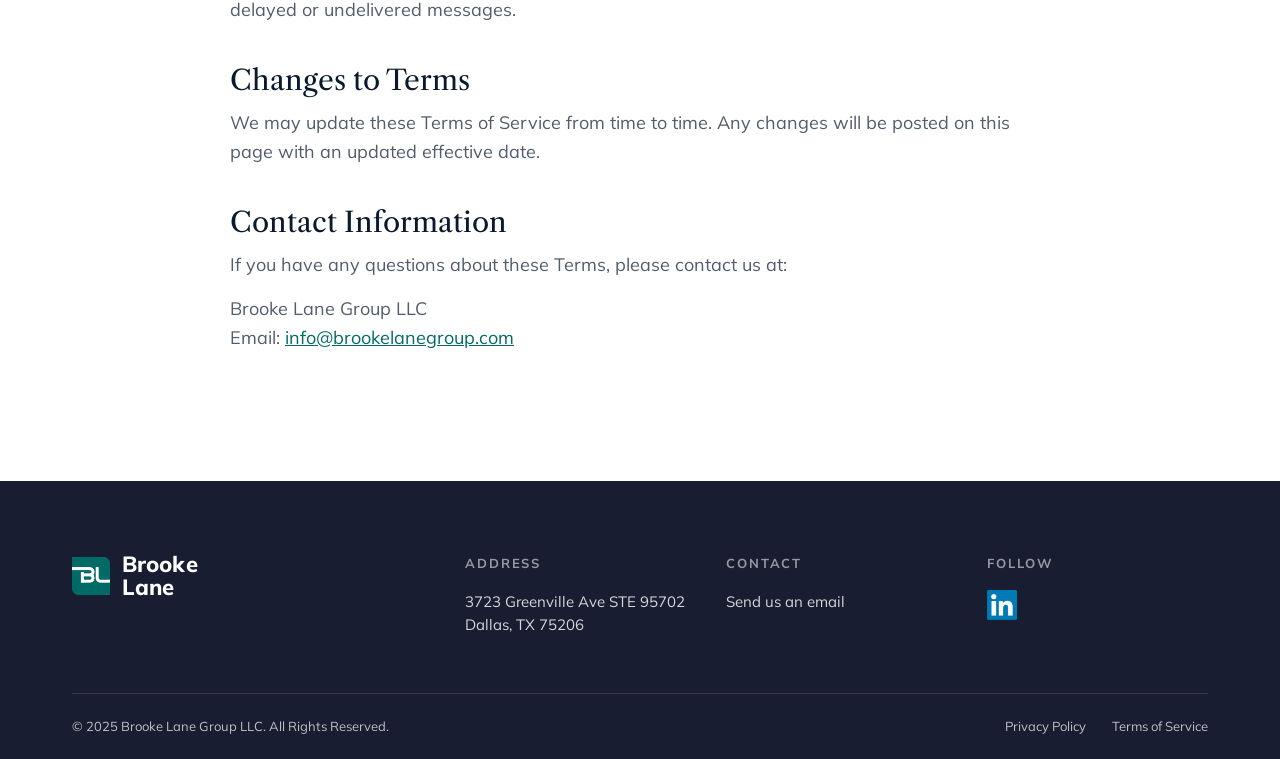
<file: terms-of-service/index.html>
<!DOCTYPE html>
<html lang="en">
<head>
<meta charset="UTF-8">
<meta name="viewport" content="width=device-width, initial-scale=1">
<title>Terms of Service | Brooke Lane Group</title>
<meta name="description" content="Terms of Service for Brooke Lane Group LLC SMS communications.">
<link rel="canonical" href="https://www.brookelanegroup.com/terms-of-service">
<meta name="theme-color" content="#181D31">
<meta name="robots" content="noindex, follow">

<meta property="og:type" content="website">
<meta property="og:site_name" content="Brooke Lane Group">
<meta property="og:title" content="Terms of Service | Brooke Lane Group">
<meta property="og:description" content="Terms of Service for Brooke Lane Group LLC.">
<meta property="og:url" content="https://www.brookelanegroup.com/terms-of-service/">
<meta property="og:image" content="https://www.brookelanegroup.com/assets/img/og-image.jpg">
<meta property="og:image:alt" content="Brooke Lane Group — People-first. Long-term.">
<meta name="twitter:card" content="summary_large_image">
<meta name="twitter:image" content="https://www.brookelanegroup.com/assets/img/og-image.jpg">

<link rel="icon" type="image/png" sizes="32x32" href="/assets/img/favicon-32.png">
<link rel="apple-touch-icon" href="/assets/img/apple-touch-icon.png">

<link rel="preconnect" href="https://fonts.googleapis.com">
<link rel="preconnect" href="https://fonts.gstatic.com" crossorigin>
<link href="https://fonts.googleapis.com/css2?family=Libre+Caslon+Text:ital,wght@0,400;0,700;1,400&family=Mulish:wght@400;500;600;700;800&display=swap" rel="stylesheet">
<link rel="stylesheet" href="/assets/css/styles.css">
</head>
<body id="top" class="is-loading">

<!-- ===================== Page Loader ===================== -->
<noscript><style>.loader{display:none!important}body.is-loading{overflow:visible!important}</style></noscript>
<div class="loader" id="loader" role="status" aria-label="Loading">
  <img class="loader__mark" src="/assets/img/bl-monogram-mark.png" alt="Brooke Lane">
</div>

<!-- ===================== Navigation ===================== -->
<header class="nav">
  <div class="nav__inner">
    <a class="brand" href="/" aria-label="Brooke Lane Group home">
      <img class="brand__mark" src="/assets/img/bl-monogram.png" alt="Brooke Lane Group">
      <span class="brand__name">Brooke<br>Lane</span>
    </a>
    <button class="nav__toggle" aria-label="Menu" aria-expanded="false" aria-controls="primary-menu">
      <span></span><span></span><span></span>
    </button>
    <nav class="nav__menu" id="primary-menu">
      <a class="nav__link" href="/">Home</a>
      <a class="nav__link" href="/#who-we-are">Who We Are</a>
      <a class="nav__link" href="/#how-we-help">How We Help</a>
      <a class="nav__link" href="/#who-we-are-for">Who We Are For</a>
      <a class="nav__link" href="/#our-values">Our Values</a>
      <a class="btn btn--teal nav__cta" href="/contact/">Get In Touch</a>
    </nav>
  </div>
</header>

<main>

<section class="page-header">
  <div class="container">
    <h1>Terms of Service</h1>
  </div>
</section>

<section class="section">
  <div class="container">
    <article class="legal">
      <p class="updated">Last Updated: December 14, 2024</p>

      <h2>Program Description</h2>
      <p>By opting in to receive SMS messages from Brooke Lane Group LLC ("we," "our," or "us"), you agree to receive text messages related to your inquiries, our services, and ongoing business communications. These messages may include responses to contact form submissions, follow-ups, scheduling coordination, and other relevant updates.</p>

      <h2>Message Frequency</h2>
      <p>Message frequency may vary depending on your interaction with us.</p>

      <h2>Message and Data Rates</h2>
      <p>Message and data rates may apply based on your mobile carrier's terms.</p>

      <h2>Opt-Out Instructions</h2>
      <p>You may opt out of receiving SMS messages at any time by replying STOP to any message you receive from us. After you send STOP, you will no longer receive SMS messages from us unless you re-enroll.</p>

      <h2>Help Instructions</h2>
      <p>For assistance, reply HELP to any message or contact us directly at:</p>
      <p>Email: <a data-em="info|brookelanegroup.com" data-em-show href="#">&nbsp;</a></p>

      <h2>Consent</h2>
      <p>By providing your phone number and opting in, you consent to receive SMS messages from Brooke Lane Group LLC. Consent to receive SMS messages is not a condition of purchase.</p>

      <h2>Privacy</h2>
      <p>Your privacy is important to us. Your information will be handled in accordance with our <a href="/privacy-policy/">Privacy Policy</a>. We do not sell, rent, or share your phone number or SMS opt-in information with third parties for their marketing purposes.</p>

      <h2>Supported Carriers</h2>
      <p>SMS services are supported by most major mobile carriers. However, we are not responsible for delayed or undelivered messages.</p>

      <h2>Changes to Terms</h2>
      <p>We may update these Terms of Service from time to time. Any changes will be posted on this page with an updated effective date.</p>

      <h2>Contact Information</h2>
      <p>If you have any questions about these Terms, please contact us at:</p>
      <p>Brooke Lane Group LLC<br>
      Email: <a data-em="info|brookelanegroup.com" data-em-show href="#">&nbsp;</a></p>
    </article>
  </div>
</section>

</main>

<!-- ===================== Footer ===================== -->
<footer class="footer">
  <div class="container">
    <div class="footer__top">
      <div class="footer__col">
        <a class="brand" href="/" aria-label="Brooke Lane Group home">
          <img class="brand__mark" src="/assets/img/bl-monogram.png" alt="">
          <span class="brand__name">Brooke<br>Lane</span>
        </a>
      </div>
      <div class="footer__col">
        <h4>Address</h4>
        <p>3723 Greenville Ave STE 95702<br>Dallas, TX 75206</p>
      </div>
      <div class="footer__col">
        <h4>Contact</h4>
        <p><a data-em="info|brookelanegroup.com" href="#">Send us an email</a></p>
      </div>
      <div class="footer__col">
        <h4>Follow</h4>
        <a href="https://www.linkedin.com/company/brooke-lane/" target="_blank" rel="noopener" aria-label="Brooke Lane Group on LinkedIn">
          <img class="footer__social" src="/assets/img/linkedin.png" alt="LinkedIn">
        </a>
      </div>
    </div>
    <div class="footer__bottom">
      <span>&copy; 2025 Brooke Lane Group LLC. All Rights Reserved.</span>
      <span class="footer__links">
        <a href="/privacy-policy/">Privacy Policy</a>
        <a href="/terms-of-service/">Terms of Service</a>
      </span>
    </div>
  </div>
</footer>

<script src="/assets/js/main.js"></script>
</body>
</html>
</file>
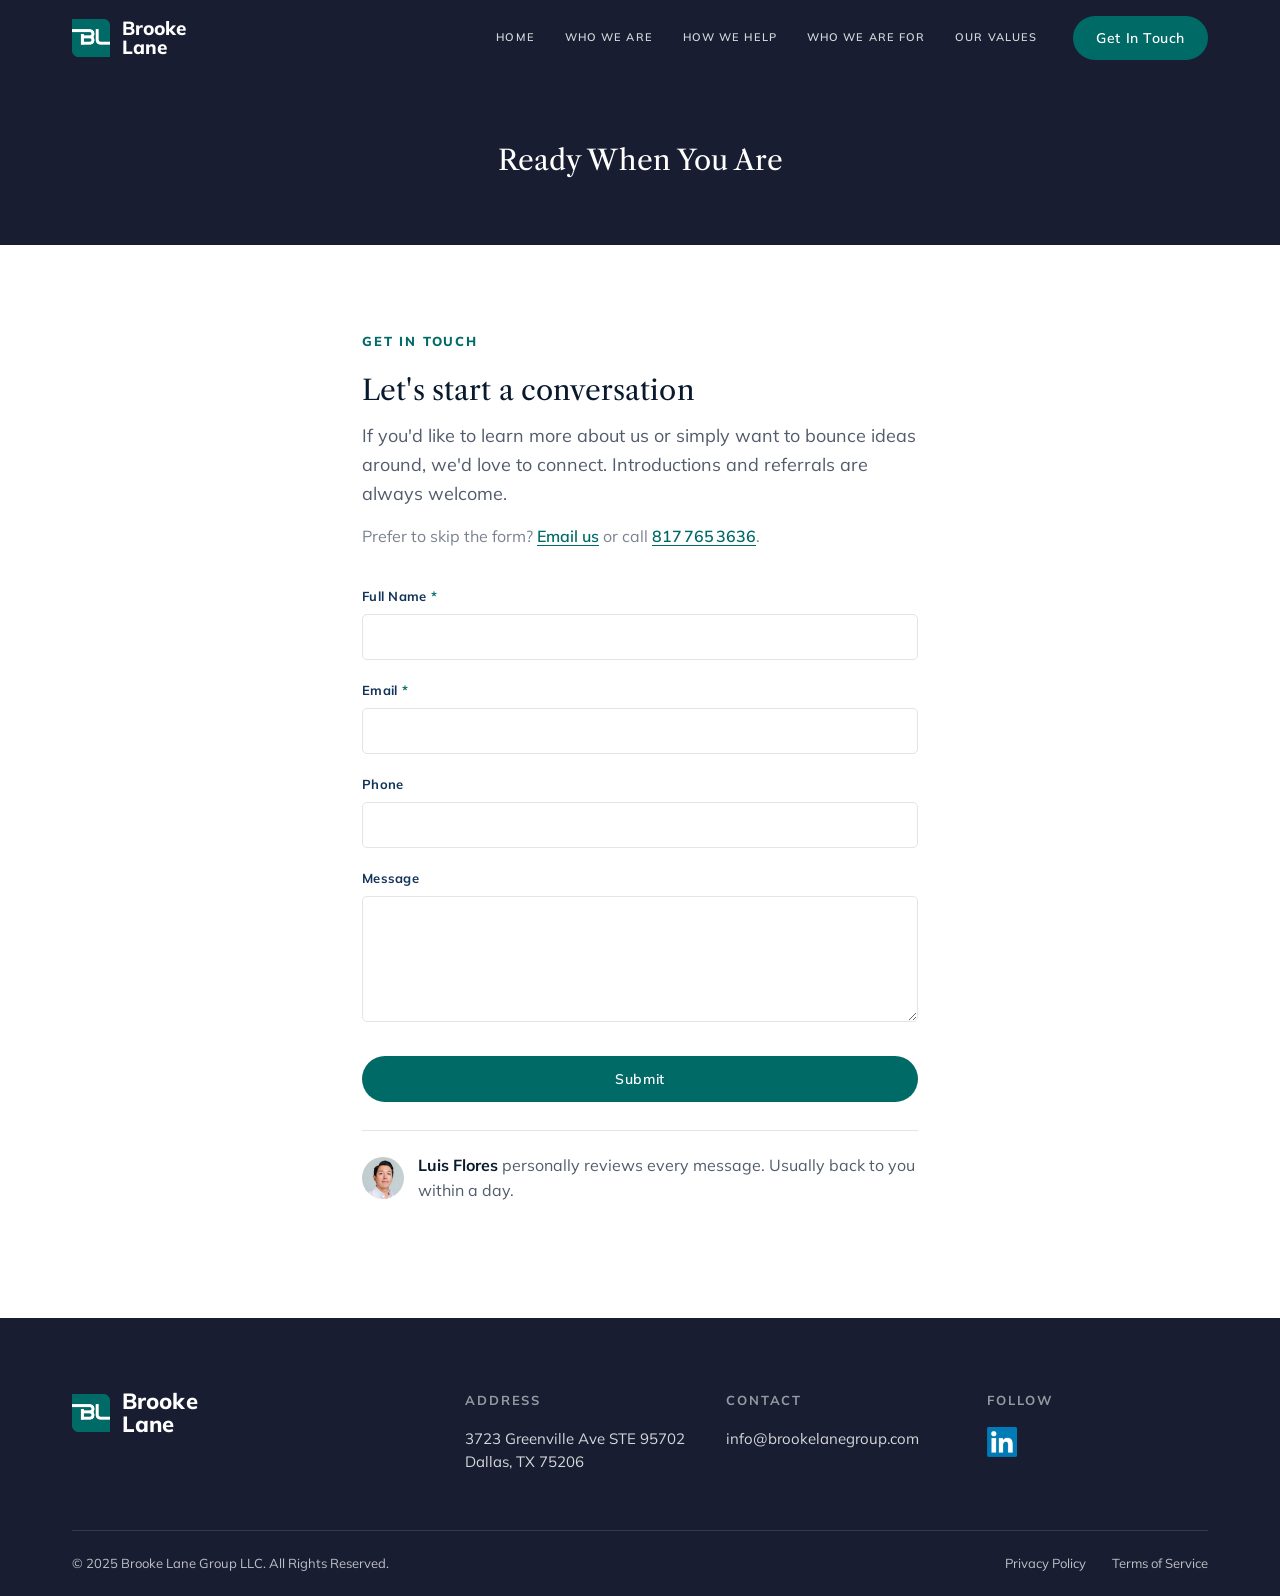
<file: contact.html>
<!DOCTYPE html>
<html lang="en">
<head>
<meta charset="UTF-8">
<meta name="viewport" content="width=device-width, initial-scale=1">
<title>Contact | Brooke Lane Group</title>
<meta name="description" content="Get in touch with Brooke Lane Group. Reach out directly or send us a message — introductions and referrals are always welcome.">
<link rel="canonical" href="https://www.brookelanegroup.com/contact">
<meta name="theme-color" content="#181D31">

<meta property="og:type" content="website">
<meta property="og:site_name" content="Brooke Lane Group">
<meta property="og:title" content="Contact | Brooke Lane Group">
<meta property="og:description" content="Reach out directly or send us a message — introductions and referrals are always welcome.">
<meta property="og:url" content="https://www.brookelanegroup.com/contact">
<meta property="og:image" content="https://www.brookelanegroup.com/assets/img/og-image.jpg">
<meta name="twitter:card" content="summary_large_image">

<link rel="icon" type="image/png" sizes="32x32" href="assets/img/favicon-32.png">
<link rel="apple-touch-icon" href="assets/img/apple-touch-icon.png">

<link rel="preconnect" href="https://fonts.googleapis.com">
<link rel="preconnect" href="https://fonts.gstatic.com" crossorigin>
<link href="https://fonts.googleapis.com/css2?family=Libre+Caslon+Text:ital,wght@0,400;0,700;1,400&family=Mulish:wght@400;500;600;700;800&display=swap" rel="stylesheet">
<link rel="stylesheet" href="assets/css/styles.css">
</head>
<body id="top" class="is-loading">

<!-- ===================== Page Loader ===================== -->
<noscript><style>.loader{display:none!important}body.is-loading{overflow:visible!important}</style></noscript>
<div class="loader" id="loader" role="status" aria-label="Loading">
  <img class="loader__mark" src="assets/img/bl-monogram-mark.png" alt="Brooke Lane">
</div>

<!-- ===================== Navigation ===================== -->
<header class="nav">
  <div class="nav__inner">
    <a class="brand" href="index.html" aria-label="Brooke Lane Group home">
      <img class="brand__mark" src="assets/img/bl-monogram.png" alt="Brooke Lane Group">
      <span class="brand__name">Brooke<br>Lane</span>
    </a>
    <button class="nav__toggle" aria-label="Menu" aria-expanded="false" aria-controls="primary-menu">
      <span></span><span></span><span></span>
    </button>
    <nav class="nav__menu" id="primary-menu">
      <a class="nav__link" href="index.html">Home</a>
      <a class="nav__link" href="index.html#who-we-are">Who We Are</a>
      <a class="nav__link" href="index.html#how-we-help">How We Help</a>
      <a class="nav__link" href="index.html#who-we-are-for">Who We Are For</a>
      <a class="nav__link" href="index.html#our-values">Our Values</a>
      <a class="btn btn--teal nav__cta" href="contact.html">Get In Touch</a>
    </nav>
  </div>
</header>

<main>

<!-- ===================== Page header ===================== -->
<section class="page-header">
  <div class="container">
    <h1>Ready When You Are</h1>
  </div>
</section>

<!-- ===================== Contact ===================== -->
<section class="section contact">
  <div class="container">

    <div class="contact__intro reveal">
      <p class="eyebrow">Get In Touch</p>
      <h2 class="heading">Let's start a conversation</h2>
      <p>If you'd like to learn more about us or simply want to bounce ideas around, we'd love to connect. Introductions and referrals are always welcome.</p>
      <p class="contact__direct">
        Prefer to skip the form?
        <a data-em="info|brookelanegroup.com" href="#">Email us</a>
        or call <a data-tel="63635677181" data-tel-show href="#">&nbsp;</a>.
      </p>
    </div>

    <!-- Contact form.
         To activate: create a free form at https://formspree.io, then
         replace YOUR_FORM_ID below with the ID it gives you. -->
    <form class="contact__form reveal" action="https://formspree.io/f/YOUR_FORM_ID" method="POST">
      <div class="field">
        <label for="name">Full Name <span class="req">*</span></label>
        <input type="text" id="name" name="name" autocomplete="name" required>
      </div>

      <div class="field">
        <label for="email">Email <span class="req">*</span></label>
        <input type="email" id="email" name="email" autocomplete="email" required>
      </div>

      <div class="field">
        <label for="phone">Phone</label>
        <input type="tel" id="phone" name="phone" autocomplete="tel">
      </div>

      <div class="field">
        <label for="message">Message</label>
        <textarea id="message" name="message" rows="5"></textarea>
      </div>

      <div class="field field--check" id="sms-consent-wrap" hidden>
        <input type="checkbox" id="sms-consent" name="sms_consent" value="yes">
        <label for="sms-consent">I agree to receive text messages from Brooke Lane regarding my inquiry. Message frequency varies. Msg &amp; data rates may apply. See our <a href="terms-of-service.html">Terms of Service</a> and <a href="privacy-policy.html">Privacy Policy</a>.</label>
      </div>

      <!-- spam honeypot — leave empty -->
      <input type="text" name="_gotcha" tabindex="-1" autocomplete="off" style="position:absolute;left:-9999px" aria-hidden="true">

      <p class="form-msg" id="form-msg" role="status" aria-live="polite" hidden></p>
      <button type="submit" class="btn btn--teal">Submit</button>

      <p class="contact__signoff">
        <img class="contact__signoff-avatar" src="assets/img/luis-flores.jpg" alt="" aria-hidden="true">
        <span><strong>Luis Flores</strong> personally reviews every message. Usually back to you within a day.</span>
      </p>
    </form>

  </div>
</section>

</main>

<!-- ===================== Footer ===================== -->
<footer class="footer">
  <div class="container">
    <div class="footer__top">
      <div class="footer__col">
        <a class="brand" href="index.html" aria-label="Brooke Lane Group home">
          <img class="brand__mark" src="assets/img/bl-monogram.png" alt="">
          <span class="brand__name">Brooke<br>Lane</span>
        </a>
      </div>
      <div class="footer__col">
        <h4>Address</h4>
        <p>3723 Greenville Ave STE 95702<br>Dallas, TX 75206</p>
      </div>
      <div class="footer__col">
        <h4>Contact</h4>
        <p><a data-em="info|brookelanegroup.com" data-em-show href="#">&nbsp;</a></p>
      </div>
      <div class="footer__col">
        <h4>Follow</h4>
        <a href="https://www.linkedin.com/company/brooke-lane/" target="_blank" rel="noopener" aria-label="Brooke Lane Group on LinkedIn">
          <img class="footer__social" src="assets/img/linkedin.png" alt="LinkedIn">
        </a>
      </div>
    </div>
    <div class="footer__bottom">
      <span>&copy; 2025 Brooke Lane Group LLC. All Rights Reserved.</span>
      <span class="footer__links">
        <a href="privacy-policy.html">Privacy Policy</a>
        <a href="terms-of-service.html">Terms of Service</a>
      </span>
    </div>
  </div>
</footer>

<script src="assets/js/main.js"></script>
</body>
</html>
</file>
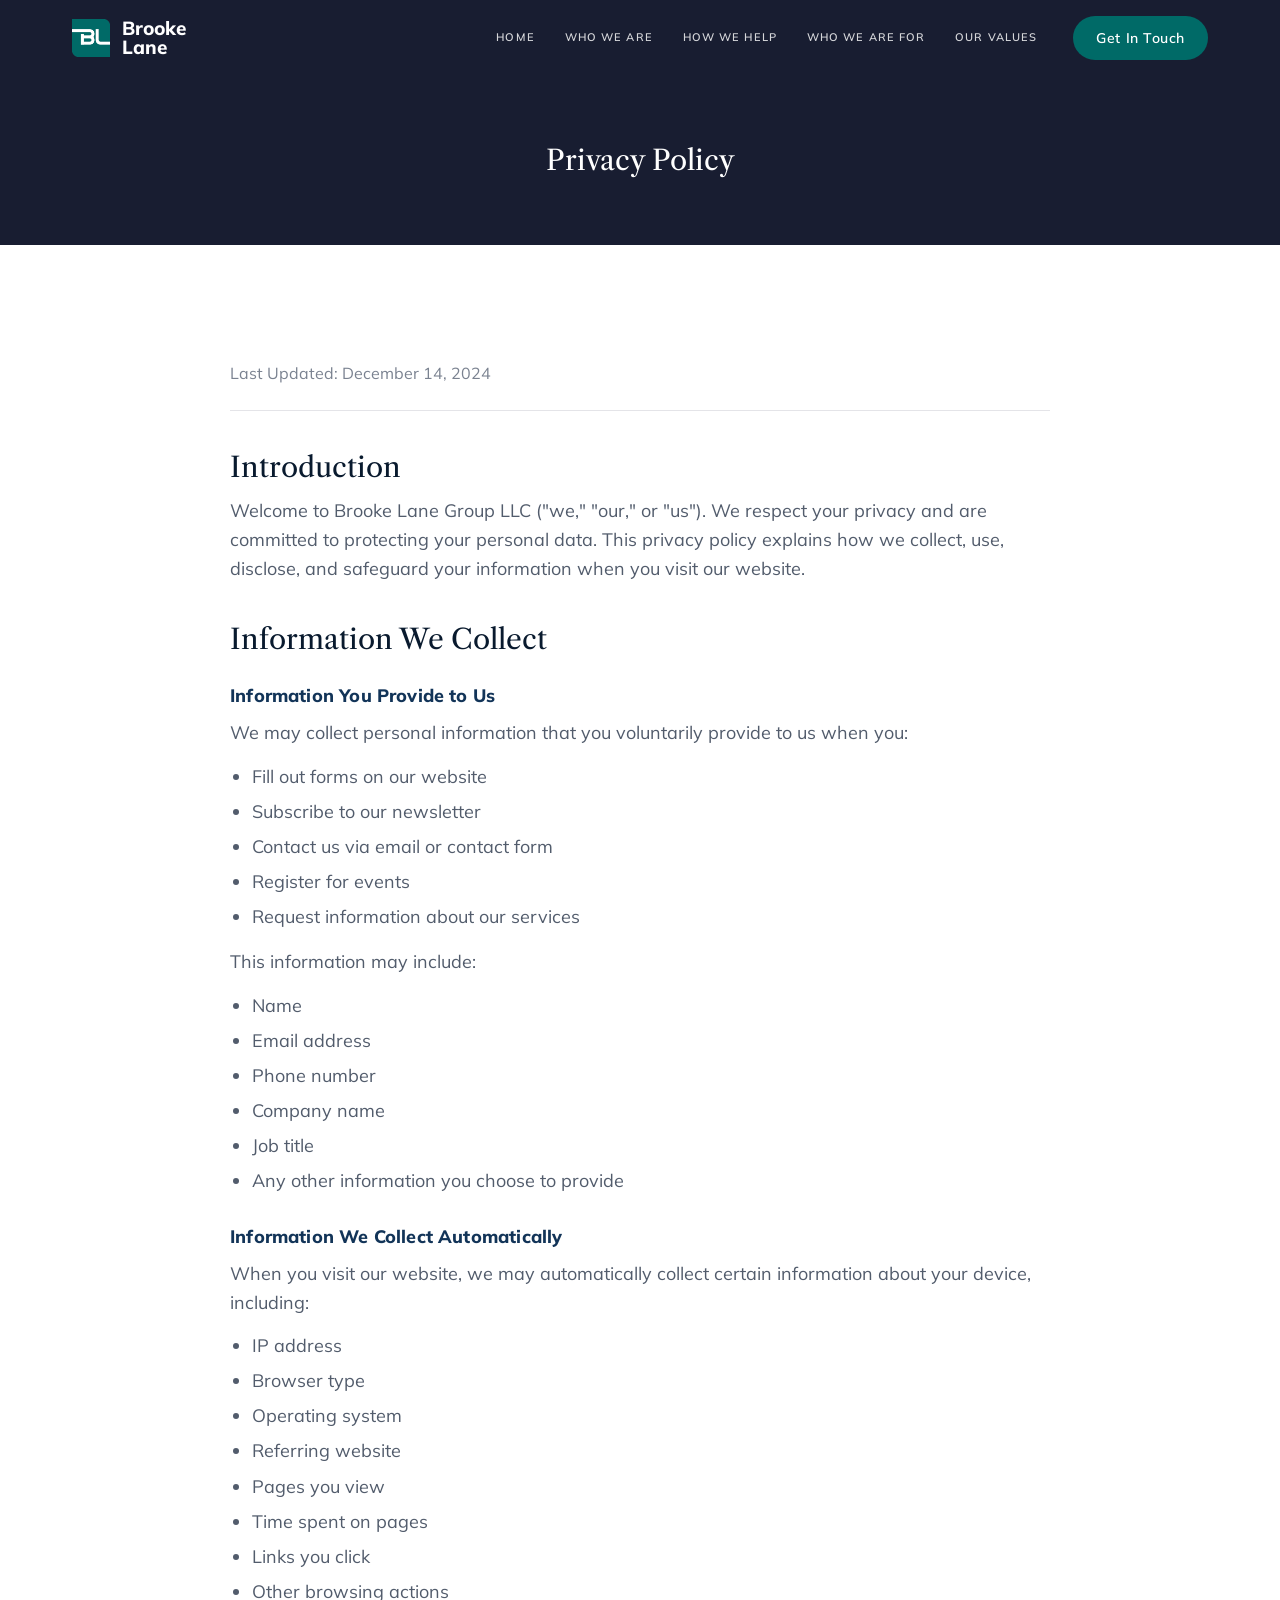
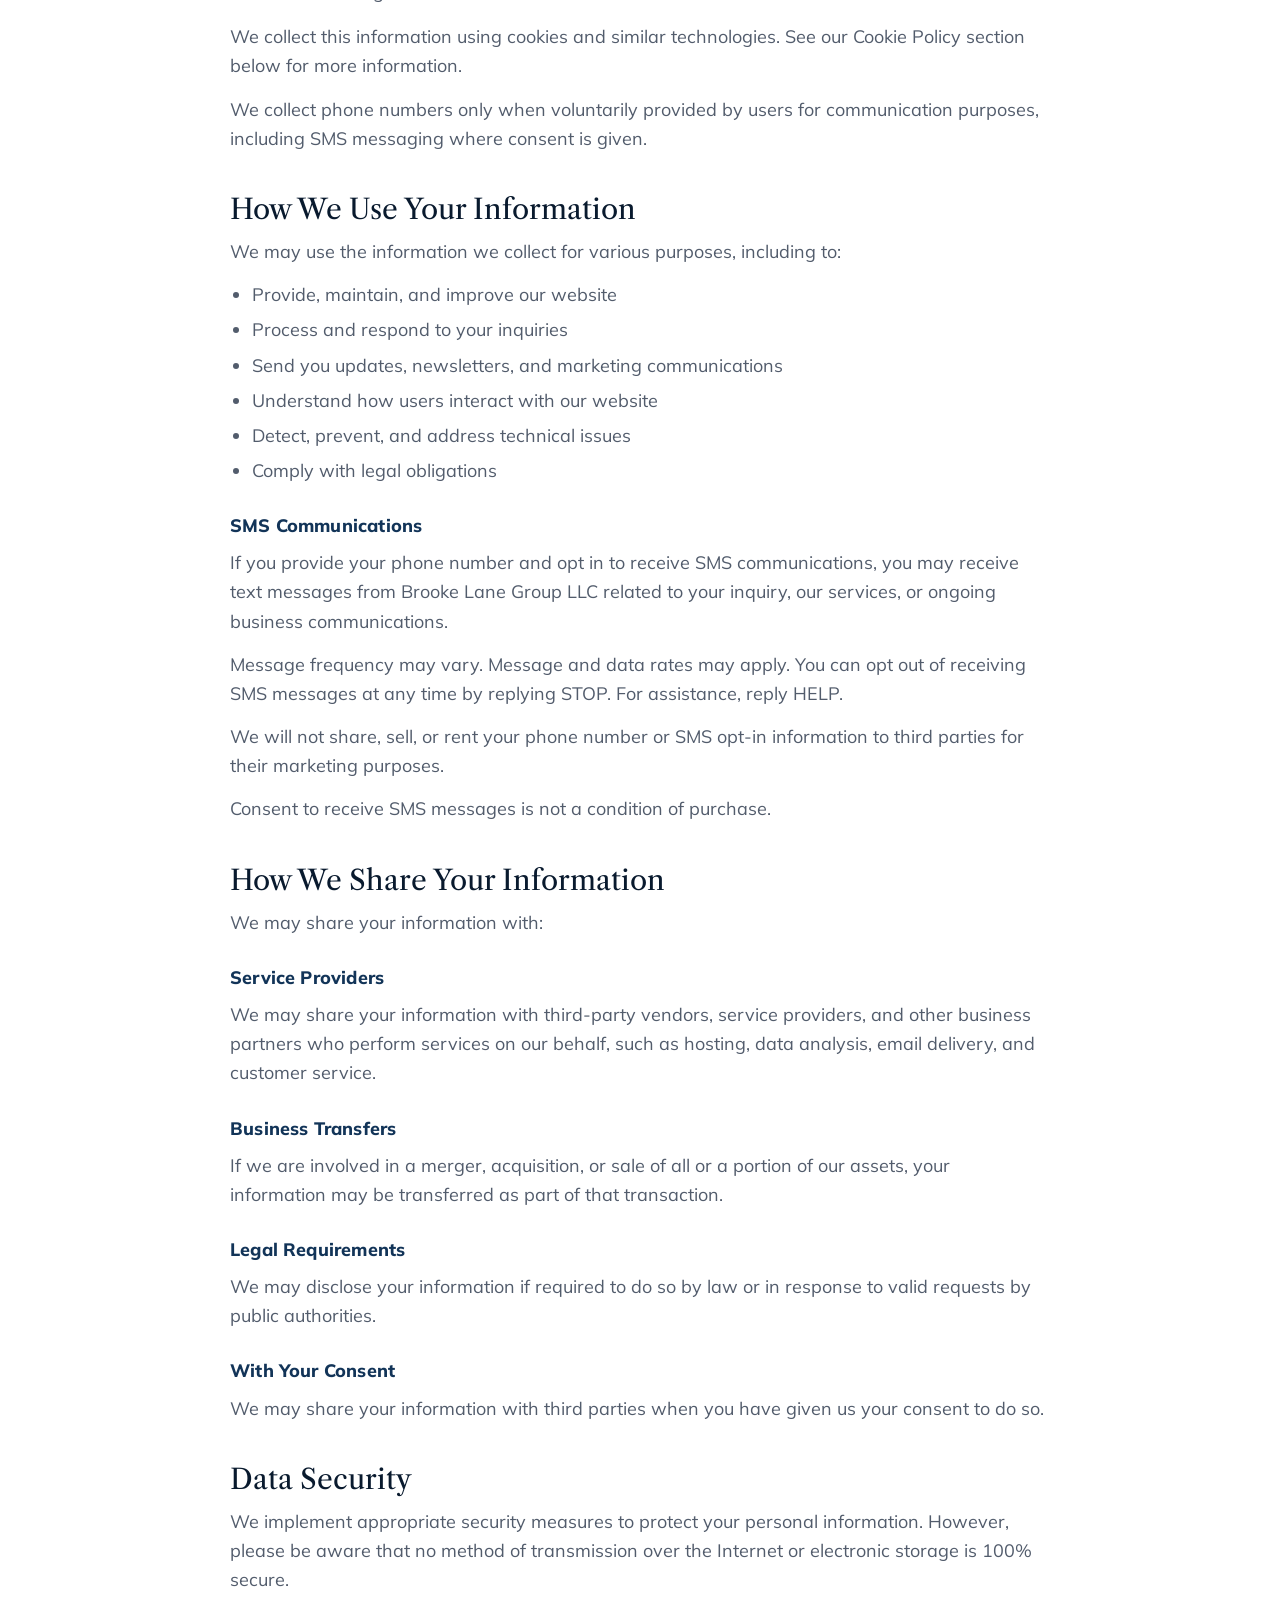
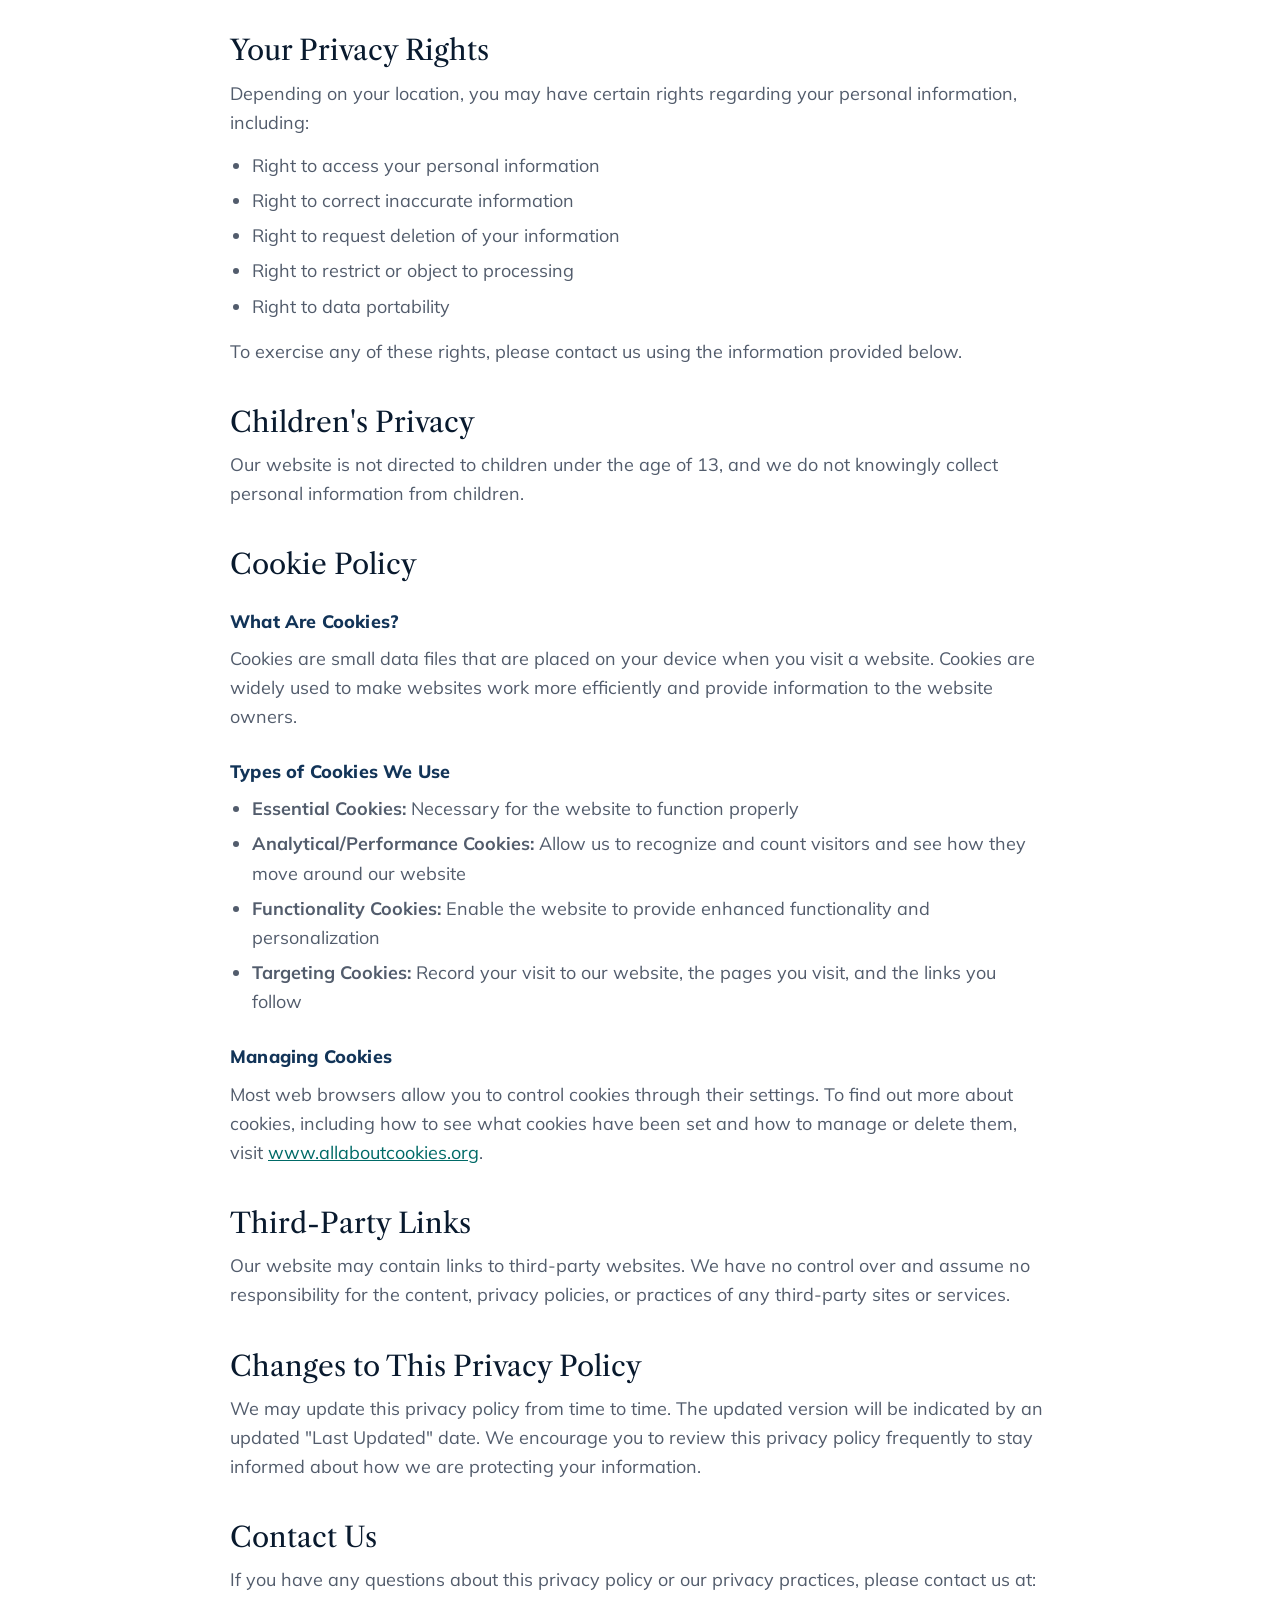
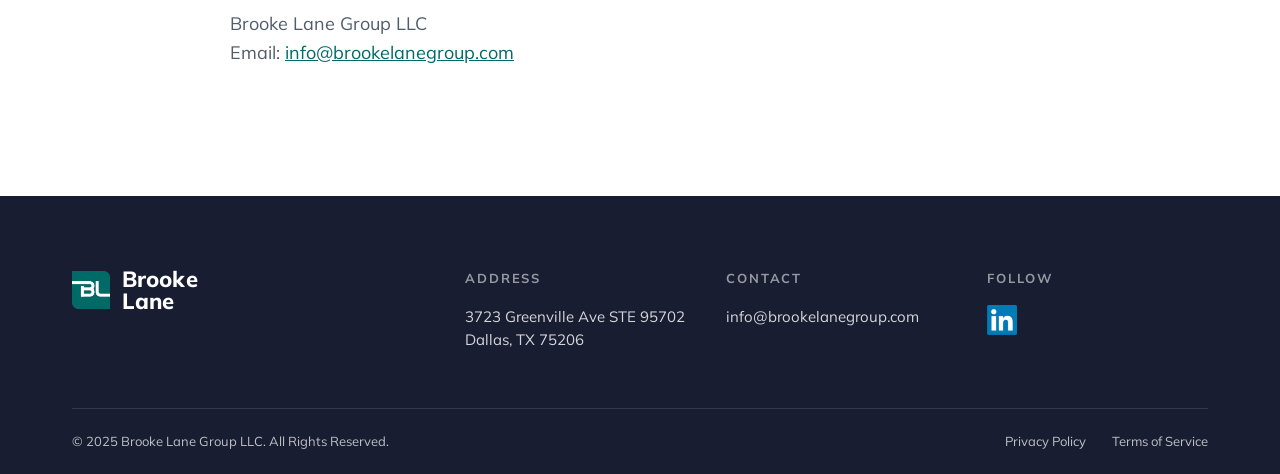
<file: privacy-policy.html>
<!DOCTYPE html>
<html lang="en">
<head>
<meta charset="UTF-8">
<meta name="viewport" content="width=device-width, initial-scale=1">
<title>Privacy Policy | Brooke Lane Group</title>
<meta name="description" content="Privacy Policy for Brooke Lane Group LLC — how we collect, use, disclose, and safeguard your information.">
<link rel="canonical" href="https://www.brookelanegroup.com/privacy-policy">
<meta name="theme-color" content="#181D31">
<meta name="robots" content="noindex, follow">

<link rel="icon" type="image/png" sizes="32x32" href="assets/img/favicon-32.png">
<link rel="apple-touch-icon" href="assets/img/apple-touch-icon.png">

<link rel="preconnect" href="https://fonts.googleapis.com">
<link rel="preconnect" href="https://fonts.gstatic.com" crossorigin>
<link href="https://fonts.googleapis.com/css2?family=Libre+Caslon+Text:ital,wght@0,400;0,700;1,400&family=Mulish:wght@400;500;600;700;800&display=swap" rel="stylesheet">
<link rel="stylesheet" href="assets/css/styles.css">
</head>
<body id="top" class="is-loading">

<!-- ===================== Page Loader ===================== -->
<noscript><style>.loader{display:none!important}body.is-loading{overflow:visible!important}</style></noscript>
<div class="loader" id="loader" role="status" aria-label="Loading">
  <img class="loader__mark" src="assets/img/bl-monogram-mark.png" alt="Brooke Lane">
</div>

<!-- ===================== Navigation ===================== -->
<header class="nav">
  <div class="nav__inner">
    <a class="brand" href="index.html" aria-label="Brooke Lane Group home">
      <img class="brand__mark" src="assets/img/bl-monogram.png" alt="Brooke Lane Group">
      <span class="brand__name">Brooke<br>Lane</span>
    </a>
    <button class="nav__toggle" aria-label="Menu" aria-expanded="false" aria-controls="primary-menu">
      <span></span><span></span><span></span>
    </button>
    <nav class="nav__menu" id="primary-menu">
      <a class="nav__link" href="index.html">Home</a>
      <a class="nav__link" href="index.html#who-we-are">Who We Are</a>
      <a class="nav__link" href="index.html#how-we-help">How We Help</a>
      <a class="nav__link" href="index.html#who-we-are-for">Who We Are For</a>
      <a class="nav__link" href="index.html#our-values">Our Values</a>
      <a class="btn btn--teal nav__cta" href="contact.html">Get In Touch</a>
    </nav>
  </div>
</header>

<main>

<section class="page-header">
  <div class="container">
    <h1>Privacy Policy</h1>
  </div>
</section>

<section class="section">
  <div class="container">
    <article class="legal">
      <p class="updated">Last Updated: December 14, 2024</p>

      <h2>Introduction</h2>
      <p>Welcome to Brooke Lane Group LLC ("we," "our," or "us"). We respect your privacy and are committed to protecting your personal data. This privacy policy explains how we collect, use, disclose, and safeguard your information when you visit our website.</p>

      <h2>Information We Collect</h2>

      <h3>Information You Provide to Us</h3>
      <p>We may collect personal information that you voluntarily provide to us when you:</p>
      <ul>
        <li>Fill out forms on our website</li>
        <li>Subscribe to our newsletter</li>
        <li>Contact us via email or contact form</li>
        <li>Register for events</li>
        <li>Request information about our services</li>
      </ul>
      <p>This information may include:</p>
      <ul>
        <li>Name</li>
        <li>Email address</li>
        <li>Phone number</li>
        <li>Company name</li>
        <li>Job title</li>
        <li>Any other information you choose to provide</li>
      </ul>

      <h3>Information We Collect Automatically</h3>
      <p>When you visit our website, we may automatically collect certain information about your device, including:</p>
      <ul>
        <li>IP address</li>
        <li>Browser type</li>
        <li>Operating system</li>
        <li>Referring website</li>
        <li>Pages you view</li>
        <li>Time spent on pages</li>
        <li>Links you click</li>
        <li>Other browsing actions</li>
      </ul>
      <p>We collect this information using cookies and similar technologies. See our Cookie Policy section below for more information.</p>
      <p>We collect phone numbers only when voluntarily provided by users for communication purposes, including SMS messaging where consent is given.</p>

      <h2>How We Use Your Information</h2>
      <p>We may use the information we collect for various purposes, including to:</p>
      <ul>
        <li>Provide, maintain, and improve our website</li>
        <li>Process and respond to your inquiries</li>
        <li>Send you updates, newsletters, and marketing communications</li>
        <li>Understand how users interact with our website</li>
        <li>Detect, prevent, and address technical issues</li>
        <li>Comply with legal obligations</li>
      </ul>

      <h3>SMS Communications</h3>
      <p>If you provide your phone number and opt in to receive SMS communications, you may receive text messages from Brooke Lane Group LLC related to your inquiry, our services, or ongoing business communications.</p>
      <p>Message frequency may vary. Message and data rates may apply. You can opt out of receiving SMS messages at any time by replying STOP. For assistance, reply HELP.</p>
      <p>We will not share, sell, or rent your phone number or SMS opt-in information to third parties for their marketing purposes.</p>
      <p>Consent to receive SMS messages is not a condition of purchase.</p>

      <h2>How We Share Your Information</h2>
      <p>We may share your information with:</p>

      <h3>Service Providers</h3>
      <p>We may share your information with third-party vendors, service providers, and other business partners who perform services on our behalf, such as hosting, data analysis, email delivery, and customer service.</p>

      <h3>Business Transfers</h3>
      <p>If we are involved in a merger, acquisition, or sale of all or a portion of our assets, your information may be transferred as part of that transaction.</p>

      <h3>Legal Requirements</h3>
      <p>We may disclose your information if required to do so by law or in response to valid requests by public authorities.</p>

      <h3>With Your Consent</h3>
      <p>We may share your information with third parties when you have given us your consent to do so.</p>

      <h2>Data Security</h2>
      <p>We implement appropriate security measures to protect your personal information. However, please be aware that no method of transmission over the Internet or electronic storage is 100% secure.</p>

      <h2>Your Privacy Rights</h2>
      <p>Depending on your location, you may have certain rights regarding your personal information, including:</p>
      <ul>
        <li>Right to access your personal information</li>
        <li>Right to correct inaccurate information</li>
        <li>Right to request deletion of your information</li>
        <li>Right to restrict or object to processing</li>
        <li>Right to data portability</li>
      </ul>
      <p>To exercise any of these rights, please contact us using the information provided below.</p>

      <h2>Children's Privacy</h2>
      <p>Our website is not directed to children under the age of 13, and we do not knowingly collect personal information from children.</p>

      <h2>Cookie Policy</h2>

      <h3>What Are Cookies?</h3>
      <p>Cookies are small data files that are placed on your device when you visit a website. Cookies are widely used to make websites work more efficiently and provide information to the website owners.</p>

      <h3>Types of Cookies We Use</h3>
      <ul>
        <li><strong>Essential Cookies:</strong> Necessary for the website to function properly</li>
        <li><strong>Analytical/Performance Cookies:</strong> Allow us to recognize and count visitors and see how they move around our website</li>
        <li><strong>Functionality Cookies:</strong> Enable the website to provide enhanced functionality and personalization</li>
        <li><strong>Targeting Cookies:</strong> Record your visit to our website, the pages you visit, and the links you follow</li>
      </ul>

      <h3>Managing Cookies</h3>
      <p>Most web browsers allow you to control cookies through their settings. To find out more about cookies, including how to see what cookies have been set and how to manage or delete them, visit <a href="https://www.allaboutcookies.org" target="_blank" rel="noopener">www.allaboutcookies.org</a>.</p>

      <h2>Third-Party Links</h2>
      <p>Our website may contain links to third-party websites. We have no control over and assume no responsibility for the content, privacy policies, or practices of any third-party sites or services.</p>

      <h2>Changes to This Privacy Policy</h2>
      <p>We may update this privacy policy from time to time. The updated version will be indicated by an updated "Last Updated" date. We encourage you to review this privacy policy frequently to stay informed about how we are protecting your information.</p>

      <h2>Contact Us</h2>
      <p>If you have any questions about this privacy policy or our privacy practices, please contact us at:</p>
      <p>Brooke Lane Group LLC<br>
      Email: <a data-em="info|brookelanegroup.com" data-em-show href="#">&nbsp;</a></p>
    </article>
  </div>
</section>

</main>

<!-- ===================== Footer ===================== -->
<footer class="footer">
  <div class="container">
    <div class="footer__top">
      <div class="footer__col">
        <a class="brand" href="index.html" aria-label="Brooke Lane Group home">
          <img class="brand__mark" src="assets/img/bl-monogram.png" alt="">
          <span class="brand__name">Brooke<br>Lane</span>
        </a>
      </div>
      <div class="footer__col">
        <h4>Address</h4>
        <p>3723 Greenville Ave STE 95702<br>Dallas, TX 75206</p>
      </div>
      <div class="footer__col">
        <h4>Contact</h4>
        <p><a data-em="info|brookelanegroup.com" data-em-show href="#">&nbsp;</a></p>
      </div>
      <div class="footer__col">
        <h4>Follow</h4>
        <a href="https://www.linkedin.com/company/brooke-lane/" target="_blank" rel="noopener" aria-label="Brooke Lane Group on LinkedIn">
          <img class="footer__social" src="assets/img/linkedin.png" alt="LinkedIn">
        </a>
      </div>
    </div>
    <div class="footer__bottom">
      <span>&copy; 2025 Brooke Lane Group LLC. All Rights Reserved.</span>
      <span class="footer__links">
        <a href="privacy-policy.html">Privacy Policy</a>
        <a href="terms-of-service.html">Terms of Service</a>
      </span>
    </div>
  </div>
</footer>

<script src="assets/js/main.js"></script>
</body>
</html>
</file>
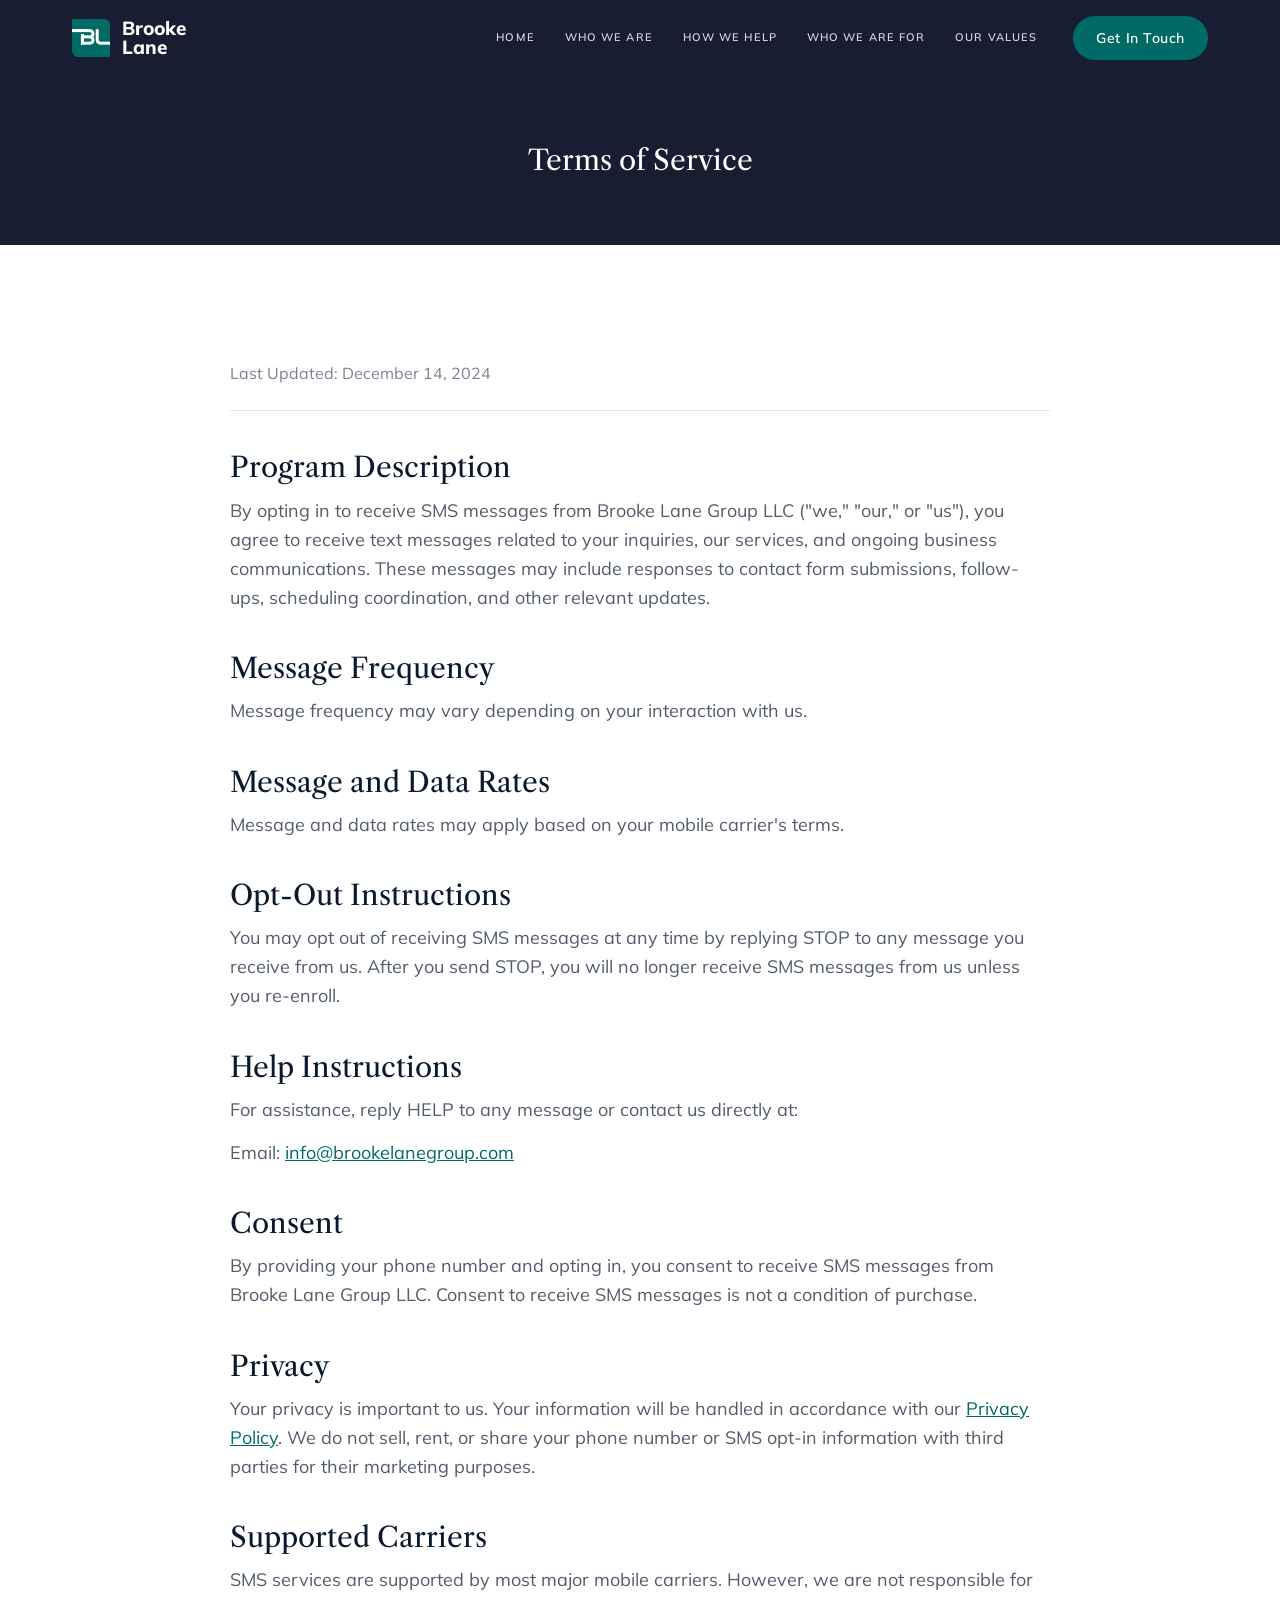
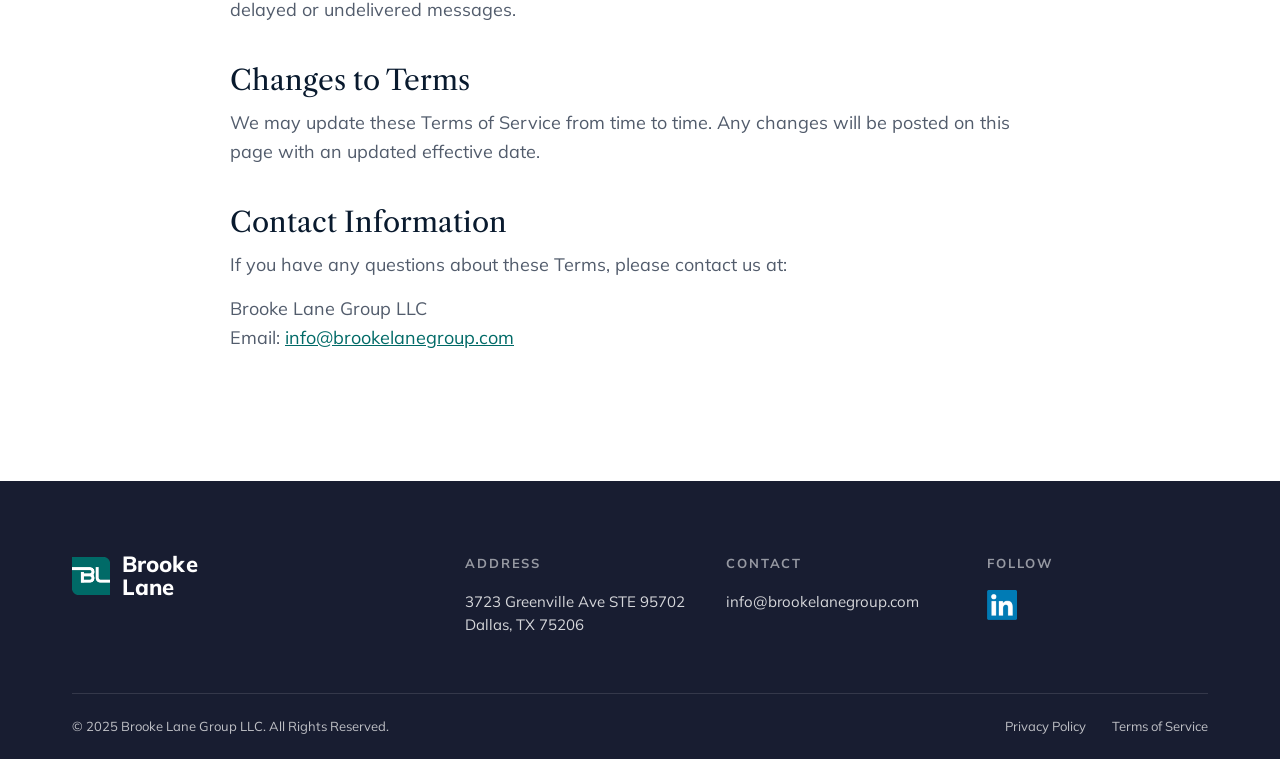
<file: terms-of-service.html>
<!DOCTYPE html>
<html lang="en">
<head>
<meta charset="UTF-8">
<meta name="viewport" content="width=device-width, initial-scale=1">
<title>Terms of Service | Brooke Lane Group</title>
<meta name="description" content="Terms of Service for Brooke Lane Group LLC SMS communications.">
<link rel="canonical" href="https://www.brookelanegroup.com/terms-of-service">
<meta name="theme-color" content="#181D31">
<meta name="robots" content="noindex, follow">

<link rel="icon" type="image/png" sizes="32x32" href="assets/img/favicon-32.png">
<link rel="apple-touch-icon" href="assets/img/apple-touch-icon.png">

<link rel="preconnect" href="https://fonts.googleapis.com">
<link rel="preconnect" href="https://fonts.gstatic.com" crossorigin>
<link href="https://fonts.googleapis.com/css2?family=Libre+Caslon+Text:ital,wght@0,400;0,700;1,400&family=Mulish:wght@400;500;600;700;800&display=swap" rel="stylesheet">
<link rel="stylesheet" href="assets/css/styles.css">
</head>
<body id="top" class="is-loading">

<!-- ===================== Page Loader ===================== -->
<noscript><style>.loader{display:none!important}body.is-loading{overflow:visible!important}</style></noscript>
<div class="loader" id="loader" role="status" aria-label="Loading">
  <img class="loader__mark" src="assets/img/bl-monogram-mark.png" alt="Brooke Lane">
</div>

<!-- ===================== Navigation ===================== -->
<header class="nav">
  <div class="nav__inner">
    <a class="brand" href="index.html" aria-label="Brooke Lane Group home">
      <img class="brand__mark" src="assets/img/bl-monogram.png" alt="Brooke Lane Group">
      <span class="brand__name">Brooke<br>Lane</span>
    </a>
    <button class="nav__toggle" aria-label="Menu" aria-expanded="false" aria-controls="primary-menu">
      <span></span><span></span><span></span>
    </button>
    <nav class="nav__menu" id="primary-menu">
      <a class="nav__link" href="index.html">Home</a>
      <a class="nav__link" href="index.html#who-we-are">Who We Are</a>
      <a class="nav__link" href="index.html#how-we-help">How We Help</a>
      <a class="nav__link" href="index.html#who-we-are-for">Who We Are For</a>
      <a class="nav__link" href="index.html#our-values">Our Values</a>
      <a class="btn btn--teal nav__cta" href="contact.html">Get In Touch</a>
    </nav>
  </div>
</header>

<main>

<section class="page-header">
  <div class="container">
    <h1>Terms of Service</h1>
  </div>
</section>

<section class="section">
  <div class="container">
    <article class="legal">
      <p class="updated">Last Updated: December 14, 2024</p>

      <h2>Program Description</h2>
      <p>By opting in to receive SMS messages from Brooke Lane Group LLC ("we," "our," or "us"), you agree to receive text messages related to your inquiries, our services, and ongoing business communications. These messages may include responses to contact form submissions, follow-ups, scheduling coordination, and other relevant updates.</p>

      <h2>Message Frequency</h2>
      <p>Message frequency may vary depending on your interaction with us.</p>

      <h2>Message and Data Rates</h2>
      <p>Message and data rates may apply based on your mobile carrier's terms.</p>

      <h2>Opt-Out Instructions</h2>
      <p>You may opt out of receiving SMS messages at any time by replying STOP to any message you receive from us. After you send STOP, you will no longer receive SMS messages from us unless you re-enroll.</p>

      <h2>Help Instructions</h2>
      <p>For assistance, reply HELP to any message or contact us directly at:</p>
      <p>Email: <a data-em="info|brookelanegroup.com" data-em-show href="#">&nbsp;</a></p>

      <h2>Consent</h2>
      <p>By providing your phone number and opting in, you consent to receive SMS messages from Brooke Lane Group LLC. Consent to receive SMS messages is not a condition of purchase.</p>

      <h2>Privacy</h2>
      <p>Your privacy is important to us. Your information will be handled in accordance with our <a href="privacy-policy.html">Privacy Policy</a>. We do not sell, rent, or share your phone number or SMS opt-in information with third parties for their marketing purposes.</p>

      <h2>Supported Carriers</h2>
      <p>SMS services are supported by most major mobile carriers. However, we are not responsible for delayed or undelivered messages.</p>

      <h2>Changes to Terms</h2>
      <p>We may update these Terms of Service from time to time. Any changes will be posted on this page with an updated effective date.</p>

      <h2>Contact Information</h2>
      <p>If you have any questions about these Terms, please contact us at:</p>
      <p>Brooke Lane Group LLC<br>
      Email: <a data-em="info|brookelanegroup.com" data-em-show href="#">&nbsp;</a></p>
    </article>
  </div>
</section>

</main>

<!-- ===================== Footer ===================== -->
<footer class="footer">
  <div class="container">
    <div class="footer__top">
      <div class="footer__col">
        <a class="brand" href="index.html" aria-label="Brooke Lane Group home">
          <img class="brand__mark" src="assets/img/bl-monogram.png" alt="">
          <span class="brand__name">Brooke<br>Lane</span>
        </a>
      </div>
      <div class="footer__col">
        <h4>Address</h4>
        <p>3723 Greenville Ave STE 95702<br>Dallas, TX 75206</p>
      </div>
      <div class="footer__col">
        <h4>Contact</h4>
        <p><a data-em="info|brookelanegroup.com" data-em-show href="#">&nbsp;</a></p>
      </div>
      <div class="footer__col">
        <h4>Follow</h4>
        <a href="https://www.linkedin.com/company/brooke-lane/" target="_blank" rel="noopener" aria-label="Brooke Lane Group on LinkedIn">
          <img class="footer__social" src="assets/img/linkedin.png" alt="LinkedIn">
        </a>
      </div>
    </div>
    <div class="footer__bottom">
      <span>&copy; 2025 Brooke Lane Group LLC. All Rights Reserved.</span>
      <span class="footer__links">
        <a href="privacy-policy.html">Privacy Policy</a>
        <a href="terms-of-service.html">Terms of Service</a>
      </span>
    </div>
  </div>
</footer>

<script src="assets/js/main.js"></script>
</body>
</html>
</file>
<file: assets/css/styles.css>
/* ============================================================
   Brooke Lane Group — site styles
   ============================================================ */

/* ------------------------------------------------------------
   TYPE SYSTEM
   ------------------------------------------------------------
   One title size for every title-tier element (hero, page, section,
   subsection titles). Fluid clamp() values interpolate between
   phone (≤560 px) and desktop (≥1025 px).

   Element                    Phone    Desktop  Font     Weight  LH
   ---------------------------------------------------------------------
   Title (.heading,
     .hero__line, .page-header h1, .legal h2)
                              22 px    28 px    Caslon   400     1.15
   Card heading (role/value
     card h3, audience label) 17 px    20 px    Caslon   400     1.15
   Eyebrow / kicker           12 px    13 px    Mulish   700     1.0
   Body paragraph (incl .lead) 16 px   18 px    Mulish   400     1.62
   Body small (card text)     14 px    16 px    Mulish   400     1.50
   Caption / fine print       12 px    13 px    Mulish   400     1.40
   Button label               15 px    16 px    Mulish   600     1.0
   Footer label (h4)          12 px    13 px    Mulish   700     1.0
   Footer body / address      14 px    15 px    Mulish   400     1.55
   ------------------------------------------------------------ */

/* ---------- Design tokens ---------- */
:root {
  --navy-dark: #181D31;   /* hero / footer / nav background */
  --navy:      #123458;   /* serif headings */
  --teal:      #006A67;   /* primary accent */
  --teal-cta:  #2E6E6B;   /* call-to-action panel */
  --ink:       #091A2E;   /* darkest text — titles */
  --body:      #525C6C;   /* body copy */
  --dek:       #3F4A5A;   /* subtitle / dek */
  --muted:     #7A8290;   /* caption / fine print */
  --line:      #E4E4E8;   /* hairline borders */
  --off-white: #FAFAFA;   /* alternating section background */
  --white:     #FFFFFF;

  --serif: "Libre Caslon Text", "Adobe Caslon Pro", Caslon, Georgia, serif;
  --sans:  "Mulish", "Helvetica Neue", Arial, sans-serif;

  /* Type scale — phone → desktop via fluid clamp().
     Title sizes match the WSJ mobile headline scale (~40px on
     iPhone, growing to ~72px on desktop). Each clamp interpolates
     from the phone size at 360px viewport up to the desktop size
     at 1280px viewport. */
  /* One title token used for hero, all headings, and the subtitle.
     Card titles stay smaller for their card-tier role. */
  --fs-title:         clamp(1.375rem, 1.058rem + 1.406vw, 1.75rem); /* 22 → 28 */
  --fs-card-h3:       clamp(1.0625rem, 0.918rem + 0.642vw, 1.25rem);/* 17 → 20 */
  --fs-body:          clamp(1rem,     0.871rem + 0.556vw, 1.125rem);/* 16 → 18 */
  --fs-body-sm:       clamp(0.875rem, 0.745rem + 0.556vw, 1rem);    /* 14 → 16 */
  --fs-eyebrow:       clamp(0.75rem,  0.717rem + 0.139vw, 0.8125rem);/* 12 → 13 */
  --fs-caption:       clamp(0.75rem,  0.717rem + 0.139vw, 0.8125rem);/* 12 → 13 */
  --fs-btn:           clamp(0.8125rem, 0.755rem + 0.278vw, 0.875rem); /* 13 → 14 */
  --fs-footer-label:  clamp(0.75rem,  0.717rem + 0.139vw, 0.8125rem);/* 12 → 13 */
  --fs-footer-body:   clamp(0.875rem, 0.846rem + 0.139vw, 0.9375rem);/* 14 → 15 */
  --fs-nav:           0.6875rem;  /* 11 — nav links (small caps, tracked) */

  /* Line heights — tighter on titles to match WSJ density */
  --lh-display: 1.05;   /* hero + page xl */
  --lh-heading: 1.08;   /* section title lg */
  --lh-snug:    1.15;   /* heading-md / card h3 */
  --lh-lead:    1.55;   /* dek */
  --lh-body:    1.62;   /* body paragraphs */
  --lh-tight:   1.40;   /* captions */

  --ls-label: 0.14em;

  --container: 1200px;
  --nav-h: 76px;
  --radius: 6px;
}

/* ---------- Reset ---------- */
*, *::before, *::after { box-sizing: border-box; margin: 0; padding: 0; }
html { scroll-behavior: smooth; scroll-padding-top: var(--nav-h); }
body {
  font-family: var(--sans);
  color: var(--body);
  background: var(--white);
  font-size: var(--fs-body);
  line-height: var(--lh-body);
  -webkit-font-smoothing: antialiased;
  text-rendering: optimizeLegibility;
}
img { max-width: 100%; display: block; }
a { color: inherit; text-decoration: none; }
ul { list-style: none; }
p { font-size: var(--fs-body); }

/* ---------- Layout helpers ---------- */
.container { width: 100%; max-width: var(--container); margin: 0 auto; padding: 0 32px; }
.section { padding: clamp(64px, 9vw, 120px) 0; }
.section--tint { background: var(--off-white); }

/* ---------- Shared type roles ---------- */
.eyebrow {
  font-family: var(--sans);
  font-weight: 800;
  font-size: var(--fs-eyebrow);
  letter-spacing: var(--ls-label);
  text-transform: uppercase;
  color: var(--teal);
  margin-bottom: 22px;
}
.heading {
  font-family: var(--serif);
  font-weight: 400;
  color: var(--ink);
  letter-spacing: 0.005em;
  font-size: var(--fs-title);
  line-height: var(--lh-snug);
}
.text-teal { color: var(--teal); }

.lead {
  font-size: var(--fs-body);
  color: var(--body);
  line-height: var(--lh-body);
}

/* ---------- Buttons ---------- */
.btn {
  display: inline-block;
  font-family: var(--sans);
  font-weight: 600;
  font-size: var(--fs-btn);  /* 13 → 14 */
  letter-spacing: 0.04em;
  padding: 10px 22px;
  border-radius: 999px;
  cursor: pointer;
  border: 1.5px solid transparent;
  transition: transform .18s ease, background-color .18s ease, color .18s ease, box-shadow .18s ease;
}
.btn--teal      { background: var(--teal); color: var(--white); }
.btn--teal:hover{ background: #00524F; transform: translateY(-2px); }
.btn--light     { background: var(--white); color: var(--teal); }
.btn--light:hover{ transform: translateY(-2px); box-shadow: 0 12px 28px rgba(0,0,0,.18); }
.btn--outline   { background: transparent; color: var(--navy); border-color: var(--navy); }
.btn--outline:hover { background: var(--navy); color: var(--white); }

/* ============================================================
   Navigation
   ============================================================ */
.nav {
  position: fixed; top: 0; left: 0; right: 0; z-index: 100;
  height: var(--nav-h);
  background: var(--navy-dark);
  display: flex; align-items: center;
}
.nav__inner {
  width: 100%; max-width: var(--container);
  margin: 0 auto; padding: 0 32px;
  display: flex; align-items: center; justify-content: space-between;
}
.brand { display: flex; align-items: center; gap: 12px; }
.brand__mark { width: 38px; height: 38px; }
.brand__name {
  font-family: var(--sans);
  font-weight: 800;
  color: var(--white);
  font-size: 1.1875rem;      /* 19 */
  line-height: 1.02;
  letter-spacing: 0.005em;
}
.nav__menu { display: flex; align-items: center; gap: 30px; }
.nav__link {
  font-size: var(--fs-nav);
  font-weight: 600;
  letter-spacing: 0.1em;
  text-transform: uppercase;
  color: rgba(255,255,255,.82);
  transition: color .15s ease;
}
.nav__link:hover { color: var(--white); }
.nav__cta { margin-left: 6px; }
.nav__toggle {
  display: none; background: none; border: 0; cursor: pointer;
  width: 42px; height: 42px; padding: 9px;
  opacity: 0.72;
  transition: opacity .15s ease;
}
.nav__toggle:hover { opacity: 1; }
.nav__toggle span {
  display: block; height: 2px; background: var(--white);
  margin: 5px 0; border-radius: 2px; transition: .25s ease;
}

/* ============================================================
   Hero
   ============================================================ */
.hero {
  position: relative;
  min-height: 100vh;
  min-height: 100svh;
  display: flex; align-items: center; justify-content: center;
  text-align: center;
  padding: calc(var(--nav-h) + 40px) 24px 80px;
  background:
    linear-gradient(rgba(24,29,49,.86), rgba(24,29,49,.90)),
    url("../img/hero-bridge.jpg") center 38% / cover no-repeat;
}
.hero__inner { max-width: 960px; }

/* Scroll indicator — "Scroll" label above a thin vertical line that
   pulses (scaleY + opacity), matching the Angel Custom Homes pattern. */
.hero__scroll {
  position: absolute;
  bottom: 2.2rem;
  left: 50%;
  transform: translateX(-50%);
  display: flex;
  flex-direction: column;
  align-items: center;
  gap: 0.7rem;
  color: rgba(255,255,255,.85);
  text-decoration: none;
  font-family: var(--sans);
  font-size: 0.625rem;
  font-weight: 300;
  letter-spacing: 0.25em;
  text-transform: uppercase;
  transition: color .2s ease;
}
.hero__scroll:hover { color: var(--white); }
.hero__scroll-line {
  display: block;
  width: 1px;
  height: 48px;
  background: linear-gradient(currentColor, transparent);
  animation: scrollPulse 2.2s ease-in-out infinite;
}
@keyframes scrollPulse {
  0%, 100% { transform: scaleY(0.4); transform-origin: center top; opacity: 0.4; }
  50%      { transform: scaleY(1);   transform-origin: center top; opacity: 1; }
}
@media (prefers-reduced-motion: reduce) {
  .hero__scroll-line { animation: none; }
}
.hero__line {
  font-family: var(--serif);
  font-weight: 400;
  color: var(--white);
  font-size: var(--fs-title);
  line-height: var(--lh-display);
  min-height: 1.3em;
  /* Force a clean GPU layer so iOS Safari fully repaints the
     typewriter between character changes (avoids sub-pixel
     ghost dots from incomplete composite refreshes). */
  transform: translateZ(0);
  -webkit-font-smoothing: antialiased;
}
#typed { display: inline-block; }
.caret { font-weight: 300; }
.caret.blink { animation: blink 1s steps(1) infinite; }
@keyframes blink { 50% { opacity: 0; } }
.hero__sub {
  font-family: var(--serif);
  font-weight: 400;
  font-style: normal;          /* upright — no cursive */
  color: rgba(255,255,255,.80);
  font-size: clamp(1.125rem, 0.95rem + 0.8vw, 1.5rem); /* 18 → 24 */
  line-height: 1.3;
  letter-spacing: 0.02em;
  margin-top: 16px;
}

/* ============================================================
   Intro
   ============================================================ */
.intro { text-align: center; }
.intro__inner { max-width: 880px; margin: 0 auto; }
.intro__statement {
  font-family: var(--serif);
  font-weight: 400;
  color: var(--ink);
  font-size: var(--fs-title);
  line-height: var(--lh-snug);
}

/* ============================================================
   Momentum (image + overlapping card)
   ============================================================ */
.momentum__layout { position: relative; }
.momentum__image {
  width: 82%;
  margin-left: auto;
  border-radius: var(--radius);
  overflow: hidden;
}
.momentum__image img { width: 100%; height: 540px; object-fit: cover; }
.momentum__card {
  position: absolute;
  top: 50%; left: 0;
  transform: translateY(-50%);
  width: 440px;
  background: var(--white);
  border-radius: var(--radius);
  box-shadow: 0 30px 60px rgba(18,52,88,.14);
  padding: 48px 44px;
}
.momentum__body p { margin-top: 18px; }
.momentum__dek { margin-top: 16px; }

/* ============================================================
   Our Role (cards grid)
   ============================================================ */
.role__head { text-align: center; max-width: 720px; margin: 0 auto 56px; }
.role__head .lead { margin-top: 22px; }
.cards-grid {
  display: grid;
  grid-template-columns: repeat(2, 1fr);
  gap: 26px;
}
.role-card {
  border: 1px solid var(--line);
  border-radius: var(--radius);
  padding: 38px 36px;
  background: var(--white);
  transition: transform .2s ease, box-shadow .2s ease;
}
.role-card:hover { transform: translateY(-4px); box-shadow: 0 20px 40px rgba(18,52,88,.09); }
.role-card__top {
  display: flex; align-items: center; justify-content: space-between;
  gap: 16px; margin-bottom: 16px;
}
.role-card__top h3 {
  font-family: var(--serif); font-weight: 400; color: var(--ink);
  font-size: var(--fs-card-h3); line-height: var(--lh-snug);
}
.role-card__icon { flex: none; color: #C7CAD0; }
.role-card p { font-size: var(--fs-body-sm); }

/* ============================================================
   Who We Are For
   ============================================================ */
.audience__grid {
  display: grid;
  grid-template-columns: 1fr 1fr;
  column-gap: 80px;
  row-gap: 0;
  align-items: start;
}
.audience-list { margin-top: 0; }
.audience__intro { margin: 20px 0 0; }
.audience-list li {
  display: grid;
  grid-template-columns: 48px 1fr;
  gap: 4px 16px;
  padding: 18px 0;
  align-items: baseline;
}
.audience-list li:first-child { padding-top: 36px; }
.audience-list__num {
  grid-column: 1;
  grid-row: 1;
  align-self: baseline;
  color: var(--teal);
  font-family: var(--sans);
  font-weight: 700;
  font-size: var(--fs-eyebrow);
  letter-spacing: 0.02em;
}
.audience-list__label {
  grid-column: 2;
  grid-row: 1;
  font-family: var(--serif);
  font-weight: 400;
  font-size: var(--fs-card-h3);
  line-height: var(--lh-snug);
  color: var(--ink);
  letter-spacing: 0.005em;
}
.audience-list__desc {
  grid-column: 2;
  grid-row: 2;
  color: var(--body);
  font-size: var(--fs-body-sm);
  line-height: 1.5;
}

/* ============================================================
   Values
   ============================================================ */
.values__head { max-width: 760px; margin-bottom: 52px; }
.underline-teal {
  border-bottom: 3px solid var(--teal);
  padding-bottom: 2px;
}
.values-grid {
  display: grid;
  grid-template-columns: repeat(4, 1fr);
  gap: 22px;
}
.value-card {
  border: 1px solid var(--line);
  border-radius: var(--radius);
  padding: 28px 26px;
  min-height: 340px;
  display: flex; flex-direction: column;
  background: var(--white);
}
.value-card__num { color: var(--teal); font-family: var(--sans); font-weight: 700; font-size: var(--fs-eyebrow); letter-spacing: 0.02em; }
/* Fixed gap (not auto) so every body starts at the same height; the h3
   min-height reserves two lines so all titles and the description lines
   below them align across every card. */
.value-card__body { margin-top: clamp(56px, 9vw, 120px); }
.value-card__body h3 {
  font-family: var(--serif); font-weight: 400; color: var(--ink);
  font-size: var(--fs-card-h3); line-height: var(--lh-snug);
  min-height: 2.5em; margin-bottom: 10px;
}
.value-card__body p { font-size: var(--fs-body-sm); }
.value-photo {
  border-radius: var(--radius);
  overflow: hidden;
  min-height: 340px;
}
.value-photo img { width: 100%; height: 100%; object-fit: cover; }

/* ============================================================
   CTA section — full-bleed teal closing that flows into the
   navy footer. Single confident centered column with a
   "letterhead" structure (small photo + name + bio at top),
   then the headline, body, two equally-weighted buttons,
   and a trust micro-line at the bottom. Reads as a personal
   letter rather than a multi-column landing-page card —
   identical structure on desktop and phone (no awkward
   reflow), just scaled.
   ============================================================ */
.cta-section {
  background: linear-gradient(160deg, #2E6E6B 0%, #235855 100%);
  padding: clamp(56px, 6.5vw, 96px) 0 clamp(56px, 6.5vw, 96px);
  color: var(--white);
  position: relative;
}
.cta-section::before {
  content: "";
  position: absolute;
  top: 0; left: 0; right: 0;
  height: 1px;
  background: linear-gradient(90deg, transparent, rgba(255,255,255,.18), transparent);
}
.cta-section__container {
  max-width: 580px;
  margin: 0 auto;
  padding: 0 24px;
  text-align: left;          /* article-style: everything left-aligned */
}

/* Headline */
.cta-section__title {
  color: var(--white);
  margin: 0 0 18px;
  letter-spacing: -0.005em;
  text-wrap: balance;
}

/* Body */
.cta-section__body {
  color: rgba(255,255,255,.88);
  line-height: var(--lh-body);
  margin: 0 0 clamp(28px, 3.5vw, 40px);
  text-wrap: pretty;
}

/* NYT-style byline — horizontal block with photo on the left
   and name + role stacked to the right. Reads as a quiet
   editorial attribution rather than a centered "founder" tile. */
.cta-section__byline {
  display: flex;
  align-items: center;
  gap: 14px;
  margin-bottom: clamp(28px, 3.5vw, 40px);
}
.cta-section__avatar {
  width: 52px; height: 52px;
  border-radius: 50%;
  object-fit: cover;
  display: block;
  flex: none;
  box-shadow:
    0 1px 0 rgba(255,255,255,.16) inset,
    0 8px 18px rgba(0,0,0,.20),
    0 2px 5px rgba(0,0,0,.14);
}
.cta-section__byline-text { line-height: 1.3; }
.cta-section__byline-name {
  font-family: var(--serif);
  font-size: 1.0625rem;
  font-weight: 700;
  color: var(--white);
  margin: 0;
  letter-spacing: 0;
}
.cta-section__byline-role {
  font-family: var(--sans);
  font-size: var(--fs-body-sm);
  font-weight: 400;
  color: rgba(255,255,255,.65);
  margin: 2px 0 0;
  letter-spacing: 0.01em;
}

/* Single primary action — Email pill + "or tap to call" line
   stacked vertically inside an inline-flex column so the
   wrapper sizes to the button's width and the alt line is
   automatically centered under the button. */
.cta-section__actions {
  display: inline-flex;
  flex-direction: column;
  align-items: center;
  margin: 0;
}
.cta-section__btn {
  min-width: 144px;
  padding: 9px 36px;
  font-size: var(--fs-btn);
  box-shadow: 0 12px 26px rgba(0,0,0,.16);
}
.cta-section__btn:hover { transform: translateY(-2px); box-shadow: 0 16px 32px rgba(0,0,0,.22); }
.cta-section__btn--email {
  background: var(--white);
  color: var(--teal-cta);
}
.cta-section__btn--email:hover { background: var(--white); color: #1c4744; }

/* "or tap to call" supporting link — number is never visible in
   the DOM (just lives inside the tel: href), defeating phone-
   scraping bots while keeping tap-to-dial working for humans. */
.cta-section__alt {
  font-size: var(--fs-body-sm);
  color: rgba(255,255,255,.65);
  margin: 12px 0 0;
  text-align: center;
}
.cta-section__phone-link {
  color: var(--white);
  font-weight: 600;
  border-bottom: 1px solid rgba(255,255,255,.35);
  padding-bottom: 1px;
  transition: border-color .15s ease;
}
.cta-section__phone-link:hover { border-color: var(--white); }

/* Trust micro-line */
.cta-section__trust {
  font-size: var(--fs-caption);
  font-weight: 400;
  letter-spacing: .02em;
  color: rgba(255,255,255,.66);
  margin: 0;
}

@media (max-width: 480px) {
  .cta-section__avatar { width: 48px; height: 48px; }
  .cta-section__btn {
    flex: none;
    min-width: 0;
    padding: 5px 32px;        /* slimmer pill */
    font-size: 0.9375rem;
    box-shadow: 0 8px 18px rgba(0,0,0,.14);
  }
}

/* ============================================================
   Footer
   ============================================================ */
.footer { background: var(--navy-dark); color: rgba(255,255,255,.72); }
.footer__top {
  display: grid;
  grid-template-columns: 1.6fr 1fr 1fr 1fr;
  gap: 40px;
  padding: 72px 0 56px;
}
.footer .brand__name { font-size: 1.375rem; }   /* 22 */
.footer__col h4 {
  font-size: var(--fs-footer-label); font-weight: 700; letter-spacing: var(--ls-label);
  text-transform: uppercase; color: rgba(255,255,255,.55);
  margin-bottom: 16px;
}
.footer__col p, .footer__col a {
  font-size: var(--fs-footer-body);
  color: rgba(255,255,255,.82);
  line-height: var(--lh-lead);
}
.footer__col a:hover { color: var(--white); }
.footer__social { width: 30px; }
.footer__bottom {
  display: flex; align-items: center; justify-content: space-between;
  gap: 18px; flex-wrap: wrap;
  padding: 22px 0;
  border-top: 1px solid rgba(255,255,255,.12);
  font-size: var(--fs-eyebrow);
}
.footer__links { display: flex; gap: 26px; }
.footer__links a:hover { color: var(--white); }

/* ============================================================
   Page header (sub pages)
   ============================================================ */
.page-header {
  background: var(--navy-dark);
  color: var(--white);
  padding: calc(var(--nav-h) + 70px) 0 70px;
  text-align: center;
}
.page-header h1 {
  font-family: var(--serif); font-weight: 400;
  font-size: var(--fs-title); line-height: var(--lh-display); color: var(--white);
}
.page-header p { color: rgba(255,255,255,.8); font-size: var(--fs-title); margin-top: 14px; }

/* ============================================================
   404 page
   ============================================================ */
.not-found {
  padding: calc(var(--nav-h) + 80px) 0 100px;
  text-align: center;
}
.not-found .container { max-width: 620px; }
.not-found .lead { margin: 18px 0 32px; }
.not-found__actions {
  display: flex;
  justify-content: center;
  gap: 12px;
  flex-wrap: wrap;
}

/* ============================================================
   Contact
   ============================================================ */
.contact { padding-top: clamp(40px, 6vw, 72px); }
.contact .container { max-width: 620px; }
.contact__intro { text-align: left; margin-bottom: 36px; }
.contact__intro p { margin-top: 14px; }
.contact__direct {
  margin-top: 16px !important;
  font-size: var(--fs-body-sm);
  color: var(--muted);
}
.contact__direct a {
  color: var(--teal);
  font-weight: 600;
  text-decoration: underline;
  text-underline-offset: 3px;
}
.contact__direct a:hover { color: var(--ink); }
.contact__form { display: block; }
.contact__signoff {
  display: flex;
  align-items: center;
  gap: 14px;
  margin-top: 28px;
  padding-top: 22px;
  border-top: 1px solid var(--line);
  font-size: var(--fs-body-sm);
  color: var(--body);
  line-height: 1.55;
}
.contact__signoff-avatar {
  width: 42px; height: 42px;
  border-radius: 50%;
  object-fit: cover;
  flex: none;
}
.contact__signoff strong { color: var(--ink); font-weight: 700; }
.field { margin-bottom: 20px; }
.field label {
  display: block; font-size: var(--fs-eyebrow); font-weight: 700;
  color: var(--navy); margin-bottom: 7px; letter-spacing: 0.02em;
}
.field .req { color: var(--teal); }
.field input,
.field select,
.field textarea {
  width: 100%;
  font-family: var(--sans);
  font-size: var(--fs-body-sm);
  color: var(--ink);
  padding: 12px 14px;
  border: 1px solid var(--line);
  border-radius: 5px;
  background: var(--white);
  transition: border-color .15s ease, box-shadow .15s ease;
}
.field input:focus,
.field select:focus,
.field textarea:focus {
  outline: none;
  border-color: var(--teal);
  box-shadow: 0 0 0 3px rgba(0,106,103,.12);
}
.field textarea { resize: vertical; min-height: 120px; }
.field--check {
  display: grid; grid-template-columns: 20px 1fr; gap: 12px;
  align-items: start;
}
.field--check[hidden] { display: none; }
.field--check input { width: 18px; height: 18px; margin-top: 3px; accent-color: var(--teal); }
.field--check label {
  font-weight: 400; font-size: var(--fs-eyebrow); letter-spacing: 0;
  text-transform: none; color: var(--muted); line-height: 1.55;
}
.field--check a { color: var(--teal); text-decoration: underline; }
.contact__form .btn { width: 100%; margin-top: 6px; padding: 13px; }
.form-msg {
  font-size: var(--fs-body-sm);
  line-height: 1.55;
  padding: 13px 16px;
  border-radius: 5px;
  margin-bottom: 4px;
}
.form-msg--success { background: #E7F1F0; color: #00524F; border: 1px solid #BFD9D7; }
.form-msg--error   { background: #FBECEC; color: #9A3530; border: 1px solid #EAC7C5; }
.form-msg a { color: inherit; text-decoration: underline; font-weight: 700; }

/* ============================================================
   Legal pages
   ============================================================ */
.legal { max-width: 820px; margin: 0 auto; }
.legal .updated {
  font-size: var(--fs-body-sm); color: var(--muted);
  margin-bottom: 40px; padding-bottom: 24px;
  border-bottom: 1px solid var(--line);
}
.legal h2 {
  font-family: var(--serif); font-weight: 400; color: var(--ink);
  font-size: var(--fs-title); line-height: var(--lh-snug); margin: 40px 0 12px;
}
.legal h3 {
  font-family: var(--sans); font-weight: 800; color: var(--navy);
  font-size: var(--fs-body); letter-spacing: 0.01em; margin: 26px 0 8px;
}
.legal p { margin-bottom: 14px; }
.legal ul { list-style: disc; padding-left: 22px; margin-bottom: 16px; }
.legal li { margin-bottom: 6px; }
.legal a { color: var(--teal); text-decoration: underline; }

/* ============================================================
   Page Loader — short brand flash. Green full-screen with the
   BL monogram, then the whole panel slides up to reveal the
   page. ~1.1s total.
   ============================================================ */
.loader {
  position: fixed;
  inset: 0;
  z-index: 9999;
  background: var(--teal);
  display: flex;
  align-items: center;
  justify-content: center;
  transition: transform .6s cubic-bezier(.7,0,.3,1);
  will-change: transform;
}
.loader.is-lift { transform: translateY(-100%); }
body.is-loading { overflow: hidden; }

.loader__mark {
  width: clamp(7rem, 22vw, 16rem);
  height: auto;
  opacity: 0;
  transition: opacity .28s ease;
}
.loader.is-show .loader__mark { opacity: 1; }

@media (prefers-reduced-motion: reduce) {
  .loader, .loader__mark { transition: none; }
}

/* ============================================================
   Reveal-on-scroll animation
   ============================================================ */
.reveal { opacity: 0; transform: translateY(24px); transition: opacity .7s ease, transform .7s ease; }
.reveal.is-visible { opacity: 1; transform: none; }
@media (prefers-reduced-motion: reduce) {
  .reveal { opacity: 1; transform: none; transition: none; }
  html { scroll-behavior: auto; }
  .caret.blink { animation: none; }
}

/* ============================================================
   Responsive
   ============================================================ */
@media (max-width: 1024px) {
  .audience__grid { gap: 40px; }
  .values-grid { grid-template-columns: repeat(2, 1fr); }
  .footer__top { grid-template-columns: 1fr 1fr; gap: 36px; }
}
@media (max-width: 860px) {
  .nav__menu {
    position: fixed; top: var(--nav-h); left: 0; right: 0;
    background: var(--navy-dark);
    flex-direction: column; align-items: flex-start;
    gap: 0; padding: 8px 32px 26px;
    border-top: 1px solid rgba(255,255,255,.1);
    transform: translateY(-130%);
    transition: transform .3s ease;
    max-height: calc(100vh - var(--nav-h)); overflow-y: auto;
  }
  .nav__menu.open { transform: translateY(0); }
  .nav__link { width: 100%; padding: 14px 0; }
  /* "Get In Touch" — strip the button styling inside the open
     mobile menu so it reads as just another nav link. */
  .nav__menu .nav__cta {
    background: transparent;
    color: rgba(255,255,255,.86);
    border: none;
    border-radius: 0;
    padding: 14px 0;
    margin: 0;
    width: 100%;
    text-align: left;
    font-family: var(--sans);
    font-size: var(--fs-nav);
    font-weight: 700;
    letter-spacing: 0.12em;
    text-transform: uppercase;
  }
  .nav__menu .nav__cta:hover {
    background: transparent;
    color: var(--white);
    transform: none;
  }
  .nav__toggle { display: block; }

  .momentum__image { width: 100%; }
  .momentum__image img { height: 340px; }
  .momentum__card {
    position: static; transform: none; width: auto;
    margin: -60px 16px 0; padding: 36px 30px;
  }
  .audience__grid {
    grid-template-columns: 1fr;
    column-gap: 0;
    row-gap: 0;
  }
  .footer__bottom { justify-content: flex-start; }
}

/* Phone layout — match Wix mobile: 2-col card grids, interleaved
   value photos in a zig-zag, smaller headings, tighter padding. */
@media (max-width: 560px) {
  :root {
    --section-y: 40px;
  }
  .container { padding: 0 20px; }
  .nav__inner { padding: 0 20px; }
  .footer__top { grid-template-columns: 1fr; gap: 30px; }

  /* The site-wide clamp() type scale already produces the phone
     sizes (16px body, 12px eyebrow, 18px dek, etc.) at this
     viewport, so no font-size overrides are needed here. */

  /* Section padding (override the big clamp from .section) */
  .section { padding: var(--section-y) 0; }

  /* Nav — smaller brand mark on phones to match Wix */
  .brand__mark { width: 30px; height: 30px; }
  .brand__name { font-size: 1.05rem; line-height: 1.05; }

  /* Hero — full viewport on phones */
  .hero { padding: calc(var(--nav-h) + 24px) 20px 96px; }
  .hero__sub { margin-top: 12px; }
  .hero__scroll { bottom: 1.6rem; gap: 0.55rem; }
  .hero__scroll-line { height: 38px; }

  /* Role cards: keep 2-col on phones (Wix does this) — icon on top,
     heading below, body below. */
  .cards-grid { grid-template-columns: repeat(2, 1fr); gap: 12px; }
  .role-card { padding: 20px 16px; }
  .role-card__top {
    flex-direction: column-reverse;
    align-items: flex-start;
    gap: 12px;
    margin-bottom: 10px;
  }
  .role-card__icon { width: 28px; height: 28px; }

  /* Audience — 01/02/03/04 numbers visible on the left, label and
     short one-line description stacked to the right. */
  .audience-list li {
    grid-template-columns: 36px 1fr;
    gap: 2px 12px;
    padding: 16px 0;
  }

  /* Values: 2-col with photos interleaved in Wix's mobile zig-zag.
     HTML order is 01, ph1, 02, 03, ph2, 04, 05, ph3 — reorder
     via flex/grid 'order' so phones display:
       01 02
       ph 03
       04 ph
       ph 05    */
  .values-grid {
    grid-template-columns: repeat(2, 1fr);
    gap: 12px;
  }
  .values-grid > *:nth-child(1) { order: 1; }   /* 01 */
  .values-grid > *:nth-child(3) { order: 2; }   /* 02 */
  .values-grid > *:nth-child(2) { order: 3; }   /* ph1 */
  .values-grid > *:nth-child(4) { order: 4; }   /* 03 */
  .values-grid > *:nth-child(6) { order: 5; }   /* 04 */
  .values-grid > *:nth-child(5) { order: 6; }   /* ph2 */
  .values-grid > *:nth-child(8) { order: 7; }   /* ph3 */
  .values-grid > *:nth-child(7) { order: 8; }   /* 05 */

  /* Photos and cards stretch to match in each row so they appear as
     equal-sized tiles in the 2-col grid. */
  .values-grid { align-items: stretch; }
  .value-card, .value-photo { min-height: 0; height: 100%; }
  .value-card { padding: 18px 14px; }
  .value-card h3 { margin-bottom: 6px; }
  .value-photo { aspect-ratio: auto; }
  .value-photo img { width: 100%; height: 100%; object-fit: cover; }

  /* Momentum: editorial order on phones — eyebrow + heading, image,
     body. Dissolve the desktop card wrapper so its children become
     siblings of the image, then order them. */
  .momentum__layout { display: flex; flex-direction: column; }
  .momentum__card {
    display: contents;
  }
  .momentum__head { order: 1; }
  .momentum__image { order: 2; margin-top: 14px; }
  .momentum__image img { height: 220px; }
  .momentum__body { order: 3; margin-top: 14px; }
  .momentum__body p { margin-top: 0; }
}
</file>
